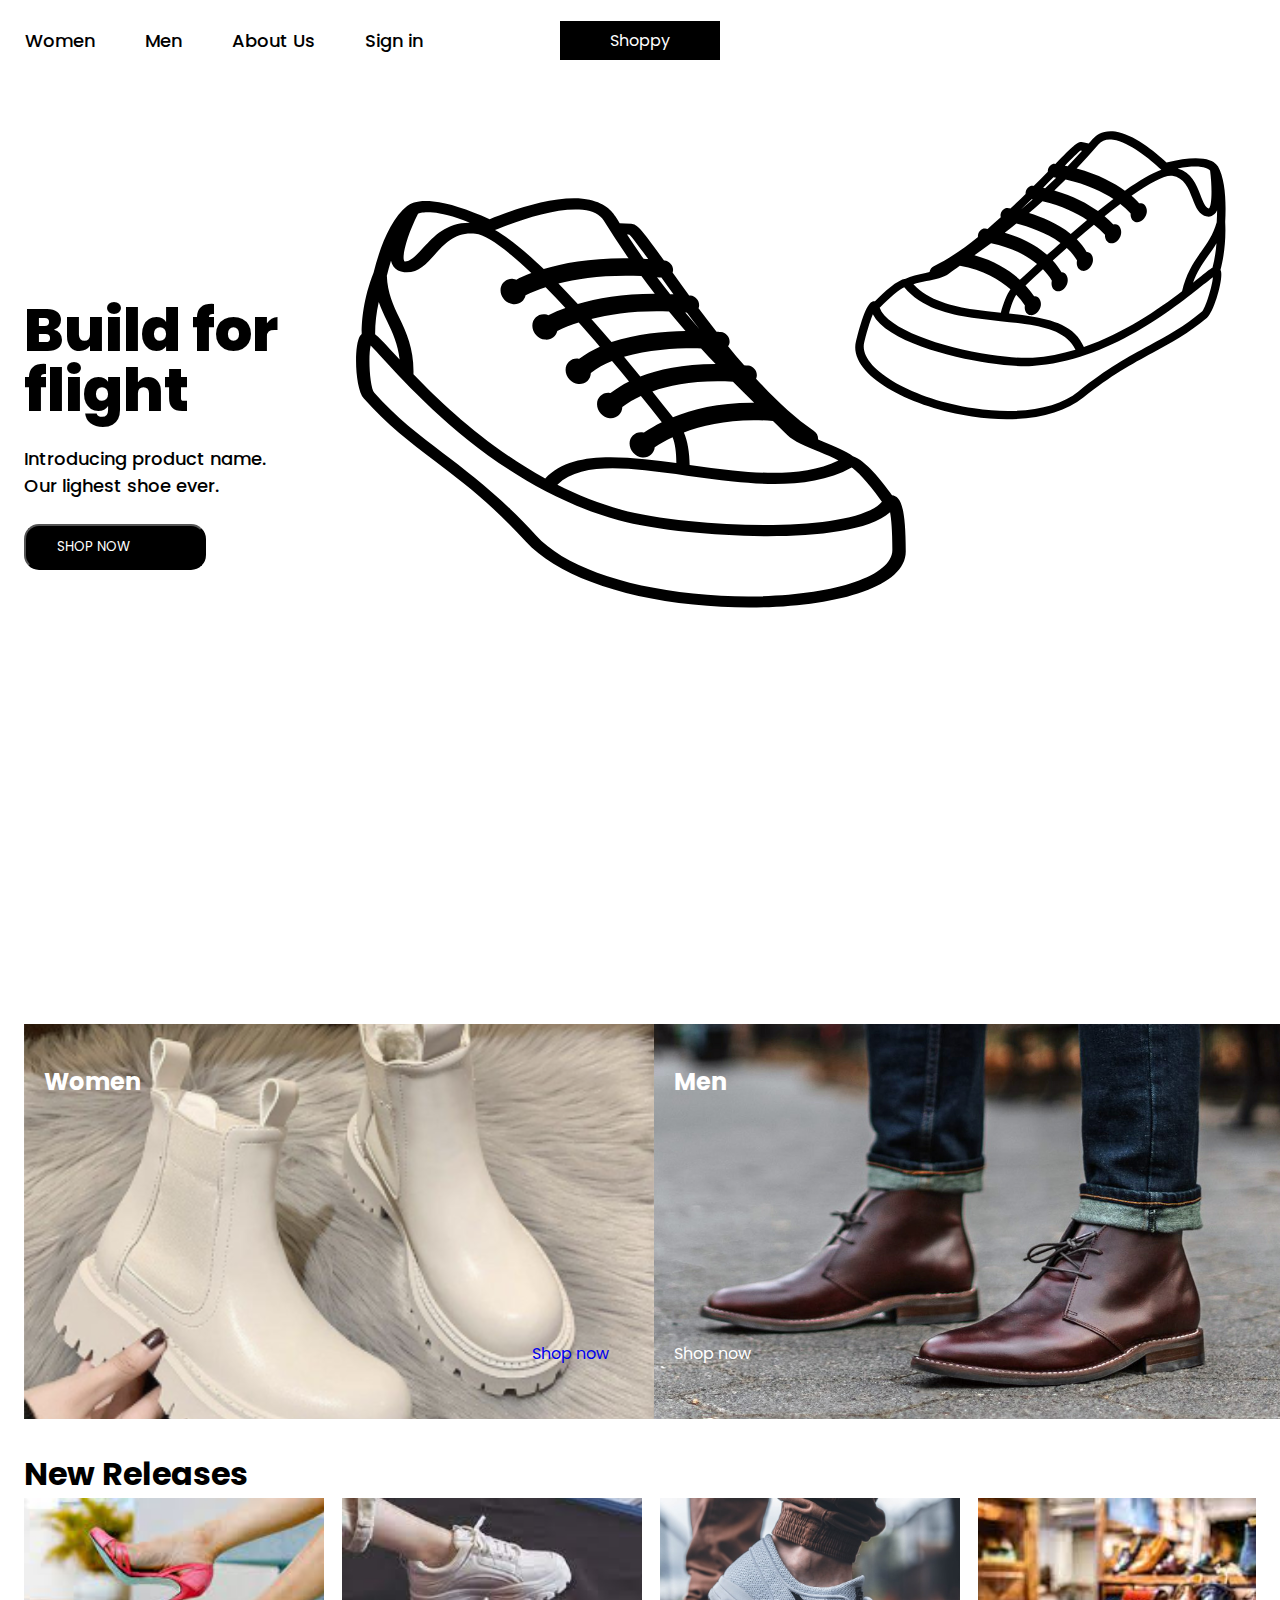
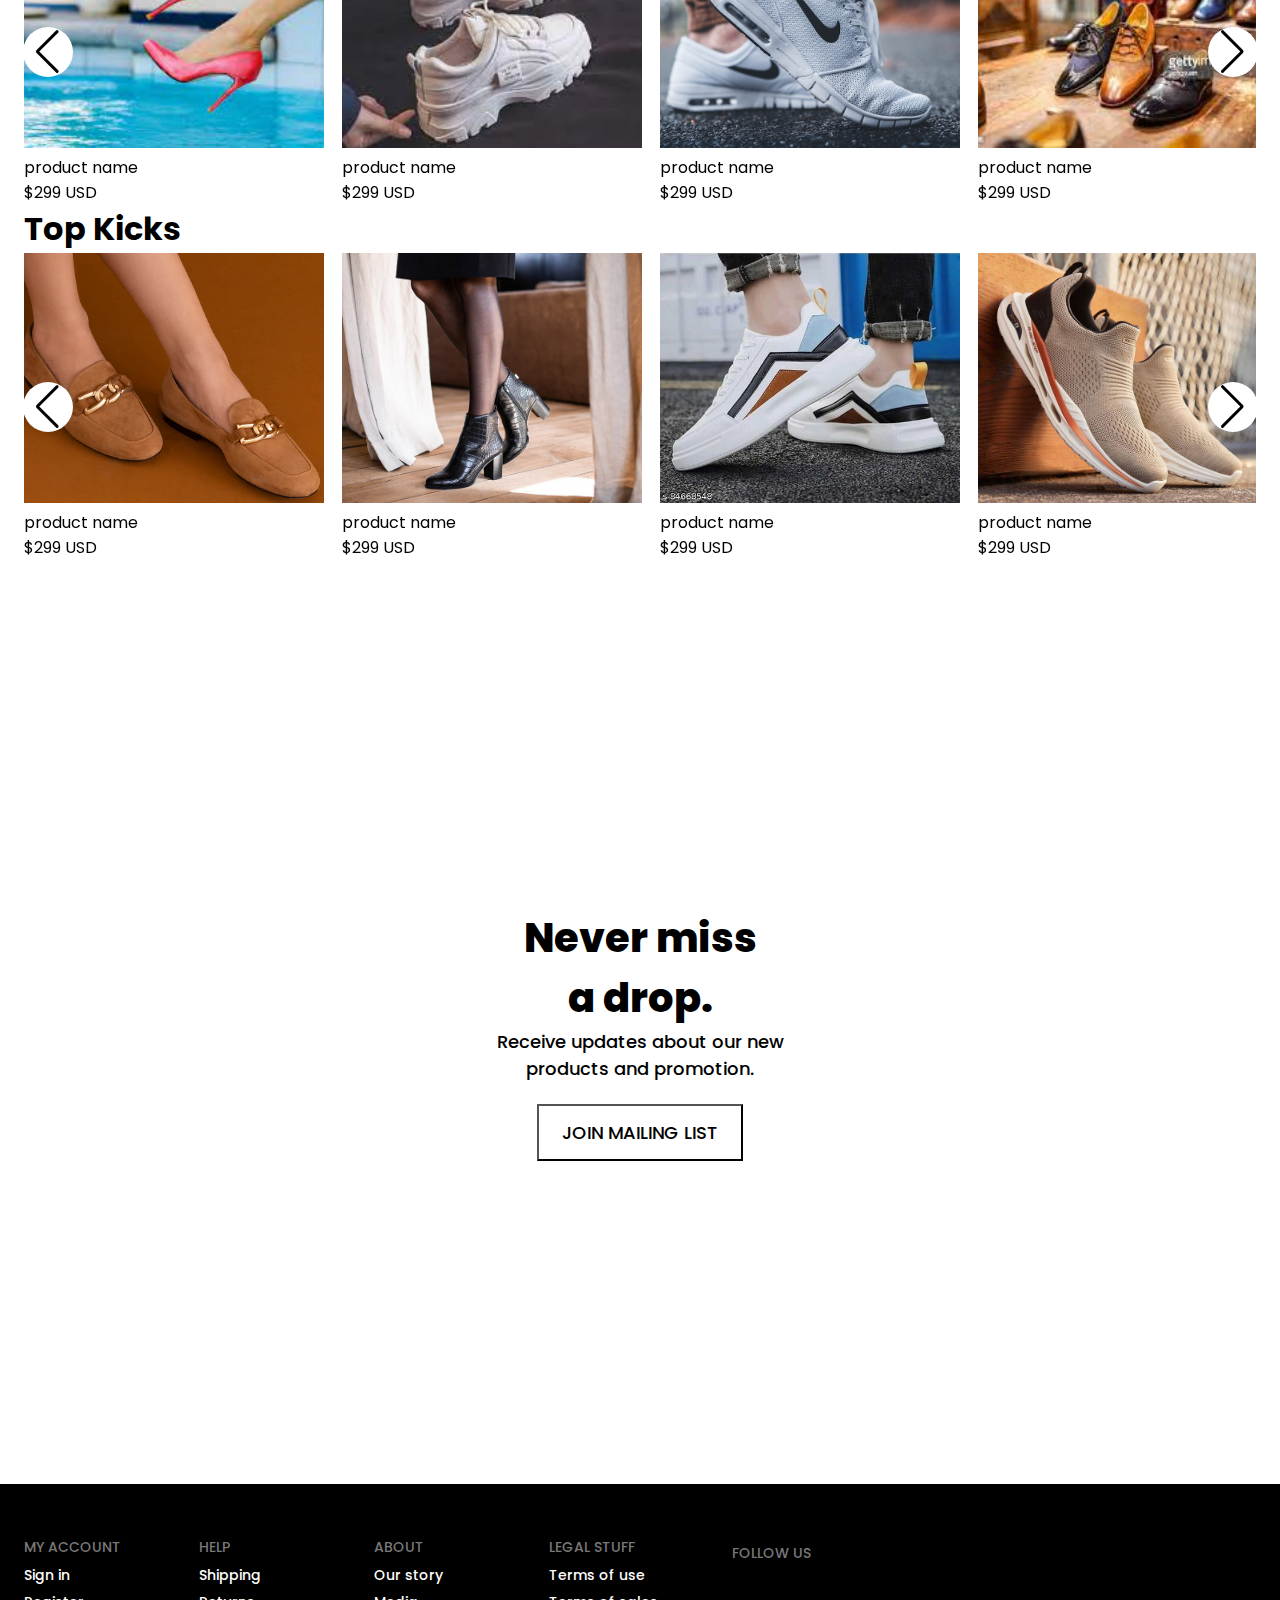
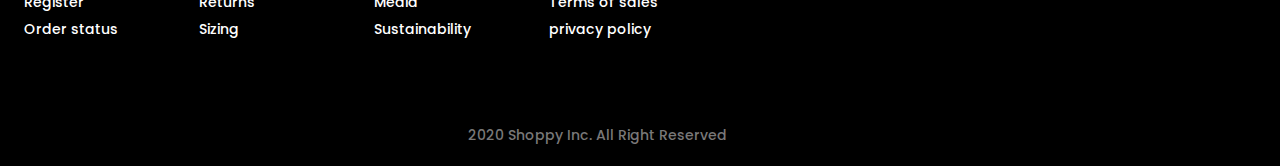
<file: index.html>
<!DOCTYPE html>
<html lang="en">
<head>
  <meta charset="UTF-8">
  <meta http-equiv="X-UA-Compatible" content="IE=edge">
  <meta name="viewport" content="width=device-width, initial-scale=1.0">
    <!-- style -->
    <link rel="stylesheet" href="style.css">
    <link rel="stylesheet" href="/starndar.css">
    <!-- Font awesome Icons -->
    <link rel="stylesheet" href="https://cdnjs.cloudflare.com/ajax/libs/font-awesome/6.2.0/css/all.min.css" integrity="sha512-xh6O/CkQoPOWDdYTDqeRdPCVd1SpvCA9XXcUnZS2FmJNp1coAFzvtCN9BmamE+4aHK8yyUHUSCcJHgXloTyT2A==" crossorigin="anonymous" referrerpolicy="no-referrer" />
    <!-- swiper CSS-->
    <link rel="stylesheet" href="https://cdn.jsdelivr.net/npm/swiper@8/swiper-bundle.min.css"
/>
  
  <title>Shoppy | Home</title>
</head>
<body">

  <header>
    <div class="navbar">

      <div class="nav-icons">
        <p class="close"><i class="fa fa-xing"></i></p> 
        <p class="open"><i class="fa fa-bars " aria-hidden="true"></i></p>
      </div>
      
      <ul id="nav">
        <li><a href="/Women/women.html">Women</a></li>
        <li><a href="/Men/men.html">Men</a></li>
        <li><a href="/About/about.html">About Us</a></li>
        <li><a href="/SignIn/sign.html">Sign in</a></li>
      </ul>
      
    </div>

    <div class="shoppy">
      <a href="index.html">Shoppy</a>
    </div>
    
    <div class="icons">
      <i class="fa fa-search" aria-hidden="true"></i>
      <i class="fa fa-shopping-bag" aria-hidden="true"></i>
    </div>
  </header>

  <section id="main">
    <div class="container">
      <div class="discreption">
        <h1>Build for flight</h1>
        <p>Introducing product name.
          Our lighest shoe ever.</p>
        <button>SHOP NOW</button>
      </div>
      <div class="shoesI">

        <svg width="550" class="imgI" height="445" viewBox="0 0 597 445" fill="none" xmlns="http://www.w3.org/2000/svg">
          <path d="M581.813 323.046C570.363 306.955 552.996 285.329 539.411 280.816C531.912 275.432 520.326 270.532 507.915 265.391L501.59 262.746C501.758 258.622 500.216 255.466 496.795 253.129C475.869 238.876 454.644 218.804 434.253 196.587C434.8 195.458 435.117 194.206 435.117 192.823C435.116 187.628 430.888 182.984 425.688 182.448C424.186 182.293 422.814 182.258 421.332 182.122C415.384 175.262 409.567 168.329 403.885 161.329C404.859 159.955 405.565 158.357 405.565 156.463C405.563 151.259 401.336 146.616 396.145 146.081C395.658 146.031 393.957 145.863 391.362 145.678C384.732 137.204 378.209 128.679 371.796 120.105C372.203 119.101 372.472 118.017 372.471 116.84C372.47 111.636 368.253 106.986 363.062 106.45C362.555 106.398 362.097 106.384 361.61 106.334C355.567 98.0753 349.576 89.7948 343.635 81.4924C343.933 80.5928 344.221 79.6675 344.221 78.6466C344.22 73.4512 339.982 68.807 334.801 68.2726L334.145 68.2214C309.913 34.4028 305.507 29.2224 298.794 28.5301C294.359 28.0726 290.243 27.895 286.235 27.8192C284.723 25.4156 283.181 23.0747 281.679 20.6392C276.993 13.0588 266.988 3.53832 246.015 1.37513C214.243 -1.90196 170.653 13.1394 145.069 23.5503C120.813 12.527 100.188 5.98657 83.949 4.31161C67.3719 2.60178 59.6563 6.2766 56.4251 8.65205C56.2263 8.77151 55.9876 8.82922 55.7987 8.9744C37.923 23.3007 26.425 52.3472 19.0438 81.5301C7.27745 111.331 6.00086 136.451 6.19267 148.112C5.46349 148.743 4.83627 149.452 4.32372 150.225C-2.54483 161.331 -1.1314 207.328 8.53684 218.279C33.3341 246.467 58.7059 265.698 85.5696 286.064C115.954 309.097 147.363 332.912 184.285 373.399C216.094 408.296 282.308 433.247 365.968 441.876C477.423 453.372 596.756 432.92 596.744 384.17C596.731 330.504 589.738 324.119 581.813 323.046ZM570.866 330.2C549.324 355.65 449.279 360.249 361.193 351.163C331.788 348.13 305.833 343.774 288.082 338.88C263.499 332.104 240.337 322.701 218.616 311.782C239.007 291.788 275.919 292.162 313.528 296.041C328.136 297.548 343.211 299.646 359.192 301.887C375.51 304.163 392.386 306.513 409.072 308.234C449.347 312.388 500.051 314.308 537.982 292.953C544.775 297.045 558.273 312.377 570.866 330.2ZM452.571 242.524C458.33 248.091 463.761 253.369 468.426 258.057C474.801 264.478 488.406 270.121 502.786 276.092C510.225 279.181 517.714 282.333 523.631 285.355C490.184 301.731 447.255 300.176 409.069 296.238C393.487 294.631 377.616 292.434 362.162 290.272C362.129 277.153 359.819 263.577 355.909 255.006C378.45 246.364 410.855 239.143 452.571 242.524ZM409.185 200.011C416.772 207.649 424.441 215.233 432.191 222.762C394.563 222.396 365.061 229.883 344.022 238.458C336.646 229.089 329.212 219.749 321.72 210.437C341.636 203.369 370.125 197.884 409.185 200.011ZM390.356 180.648C354.389 180.635 327.691 186.822 308.59 194.329C302.582 186.974 296.684 179.845 290.935 172.97C319.989 164.416 353.331 163.343 374.561 163.787C379.932 169.635 385.174 175.206 390.356 180.648ZM277.337 156.912C270.151 148.507 262.873 140.151 255.504 131.846C276.445 126.514 304.665 122.369 339.717 123.704C345.567 130.787 351.539 137.807 357.632 144.759C334.293 145.143 304.064 147.805 277.337 156.912ZM359.317 124.984C363.704 130.871 368.23 136.854 372.905 142.918C367.634 136.938 362.451 130.909 357.358 124.832C358.015 124.883 358.651 124.915 359.317 124.984ZM331.485 86.8258C335.623 92.596 339.98 98.644 344.595 105.007C343.382 104.931 342.229 104.927 341.025 104.869C336.188 98.7695 331.436 92.6282 326.771 86.4466C328.362 86.5778 329.884 86.6771 331.485 86.8258ZM240.753 115.587C233.87 108.101 226.864 100.69 219.736 93.355C241.214 87.8722 271.064 83.6401 309.797 85.3215C314.631 91.8634 319.475 98.2498 324.31 104.446C289.058 104.432 261.157 109.631 240.753 115.587ZM296.779 40.3591C300.3 43.7192 308.268 54.5033 317.19 66.8678C315.52 66.7613 313.839 66.6456 312.198 66.5587C306.003 57.8559 299.994 49.0754 294.173 40.2222C295.058 40.2887 295.864 40.2813 296.779 40.3591ZM246.018 13.3795C257.255 14.5385 264.744 18.3655 268.902 25.0763C277.445 38.8851 286.438 52.5329 295.87 66.0025C255.537 65.4733 225.13 71.1794 203.762 77.6038C182.835 57.5381 165.151 43.356 150.86 35.3612C174.822 25.4829 217.11 10.3978 246.018 13.3795ZM67.3458 17.6906C68.877 16.9429 73.6 15.24 83.942 16.3067C91.957 17.1334 104.785 19.8974 123.591 27.2875C98.3534 27.0391 84.3958 42 73.1422 54.3747C65.905 62.3061 59.1052 69.7968 52.7409 69.4203C48.8418 64.9015 55.7965 40.4498 67.3458 17.6906ZM37.9739 68.6793C38.4916 71.038 39.3672 73.1372 40.6603 74.8678C43.3262 78.3949 47.4634 80.5918 52.3162 81.0923C66.7751 82.5837 75.6924 72.7838 85.1367 62.3961C96.43 50.009 108.091 37.1988 129.69 39.4266C141.762 40.6718 162.648 55.637 190.309 82.0618C183.399 84.6588 178.079 87.1317 174.062 89.1792C172.949 88.7545 171.785 88.4679 170.611 88.3292C163.024 87.5466 156.88 93.0549 156.882 100.63C156.884 108.204 163.031 114.98 170.618 115.763C177.261 116.448 182.799 112.302 184.07 106.159C190.971 102.729 198.244 99.7802 205.825 97.3377C213.127 104.781 220.287 112.316 227.3 119.938C220.922 122.217 214.748 124.81 208.806 127.705C207.628 127.233 206.388 126.919 205.136 126.775C197.559 125.993 191.415 131.493 191.417 139.076C191.419 146.659 197.566 153.427 205.143 154.208C211.677 154.882 217.115 150.865 218.506 144.892C225.891 141.351 233.64 138.293 241.693 135.74C249.083 143.987 256.742 152.689 264.63 161.884C256.501 165.489 249.021 169.925 242.339 175.104C241.971 175.033 241.623 174.923 241.245 174.884C233.638 174.1 227.504 179.609 227.505 187.184C227.507 194.75 233.644 201.533 241.252 202.318C248.68 203.084 254.715 197.762 254.912 190.389C261.695 185.151 269.426 180.805 277.889 177.47C283.907 184.628 290.064 192.023 296.361 199.67C289.092 203.254 282.362 207.48 276.267 212.286C275.959 212.238 275.66 212.133 275.352 212.101C267.784 211.32 261.631 216.836 261.632 224.411C261.634 231.977 267.791 238.762 275.359 239.543C282.857 240.316 288.901 234.929 289.049 227.494C295.151 222.838 301.921 218.808 309.242 215.473C316.875 224.918 324.438 234.398 331.931 243.913C325.12 247.239 318.655 250.988 312.583 255.131C311.946 254.975 311.32 254.812 310.674 254.745C303.076 253.961 296.942 259.479 296.944 267.045C296.946 274.62 303.083 281.395 310.68 282.179C317.781 282.911 323.577 278.067 324.251 271.187C330.319 267.115 336.796 263.46 343.629 260.252C346.525 267.335 347.76 278.067 347.703 288.286C336.324 286.677 324.936 285.258 313.545 284.03C270.824 279.624 228.791 279.545 205.389 304.894C143.171 270.92 94.355 225.056 62.3769 191.821C63.0863 165.186 55.107 147.674 47.1178 130.886C40.4519 116.844 34.164 103.549 33.4833 84.9213C34.8243 79.4528 36.3047 73.9904 37.9739 68.6793ZM33.6445 134.066C39.7433 146.888 45.494 159.37 47.3576 175.922C44.7218 173.073 42.255 170.39 39.9872 167.916C29.9311 156.983 24.6196 151.297 20.7408 148.361C20.7862 136.499 22.1078 124.796 24.6899 113.391C27.297 120.732 30.5006 127.459 33.6445 134.066ZM365.965 429.871C286.64 421.689 224.515 398.733 195.48 366.897C157.594 325.339 124.136 299.979 94.6165 277.594C68.4192 257.742 43.6839 238.98 19.9012 211.975C15.0472 206.156 13.0602 173.15 15.921 160.7C19.3624 164.192 24.1468 169.386 28.8217 174.479C67.5639 216.644 158.297 315.367 285.121 350.324C303.807 355.47 330.836 360.028 361.196 363.16C429.334 370.188 544.983 372.524 579.709 341.642C580.954 348.588 582.18 360.94 582.185 382.652C582.194 419.044 479.131 441.544 365.965 429.871Z" fill="black"/>
          </svg>
      </div>
      <div class="shoesII">

        <svg width="371" class="imgII" height="324" viewBox="0 0 416 324" fill="none" xmlns="http://www.w3.org/2000/svg">
          <path d="M22.4054 191.351C32.6079 180.907 47.5327 167.215 56.7511 166.091C62.4126 163.235 70.4827 161.465 79.1065 159.651L83.5062 158.708C84.2198 155.491 85.7897 153.32 88.3491 152.109C103.995 144.735 120.976 132.916 137.871 119.293C137.759 118.325 137.812 117.302 138.086 116.233C139.116 112.218 142.626 109.364 145.919 109.855C146.87 109.997 147.718 110.209 148.653 110.362C153.656 106.094 158.593 101.749 163.461 97.3266C163.136 96.0955 163.02 94.737 163.396 93.2734C164.427 89.2514 167.937 86.3984 171.224 86.8883C171.532 86.9342 172.607 87.1011 174.235 87.4097C179.975 82.0141 185.66 76.5601 191.289 71.0488C191.238 70.2021 191.288 69.3177 191.521 68.4076C192.552 64.3857 196.058 61.5254 199.345 62.0152C199.666 62.0631 199.949 62.1317 200.257 62.1777C205.595 56.8463 210.907 51.4889 216.191 46.1058C216.187 45.3585 216.193 44.5931 216.396 43.804C217.425 39.7884 220.941 36.9363 224.222 37.4253L224.634 37.4999C246.18 15.5781 249.906 12.3411 254.157 12.9745C256.965 13.3931 259.523 13.9725 261.994 14.6116C263.396 13.017 264.805 11.476 266.208 9.85496C270.58 4.81138 278.597 -0.805594 291.877 1.17364C311.996 4.17205 335.73 23.3876 349.346 35.8889C366.392 31.5913 380.327 30.1267 390.61 31.6592C401.107 33.2237 405.107 37.4074 406.617 39.8061C406.715 39.9331 406.85 40.0193 406.937 40.1644C415.054 54.3502 416.349 78.8039 415.094 102.646C416.403 127.73 412.211 147.369 409.785 156.349C410.107 156.964 410.351 157.621 410.512 158.308C412.522 168.088 402.548 203.396 394.454 210.178C373.677 227.648 354.321 238.097 333.827 249.161C310.646 261.676 286.683 274.615 256.04 299.482C229.638 320.918 184.122 328.676 131.145 320.781C60.5695 310.263 -8.50803 273.678 1.1524 235.998C11.7869 194.519 17.3361 190.801 22.4054 191.351ZM27.6969 198.786C35.8588 222.209 96.2558 243.182 152.034 251.495C170.654 254.27 187.422 255.421 199.269 254.729C215.675 253.772 231.731 250.535 247.203 245.877C238.667 226.872 215.973 220.735 192.158 217.186C182.908 215.807 173.254 214.804 163.017 213.754C152.567 212.673 141.76 211.551 131.194 209.976C105.691 206.175 74.2391 198.832 55.2235 175.721C50.2505 177.702 38.9434 187.202 27.6969 198.786ZM117.549 151.612C112.918 154.912 108.545 158.046 104.758 160.858C99.5793 164.711 90.1248 166.704 80.1303 168.816C74.9601 169.908 69.7469 171.041 65.5222 172.347C82.7763 190.828 109.391 197.1 133.571 200.704C143.438 202.175 153.599 203.24 163.497 204.259C166.115 194.124 170.219 184.033 174.312 178.089C162.21 167.484 143.782 156.261 117.549 151.612ZM152.554 126.304C146.392 130.887 140.191 135.414 133.951 139.884C157.082 146.153 173.678 157.076 184.873 167.367C191.249 161.41 197.654 155.484 204.088 149.591C193.283 140.66 176.911 131.461 152.554 126.304ZM167.927 114.615C189.97 120.867 205.105 130.298 215.324 139.425C220.462 134.787 225.488 130.303 230.373 125.99C214.262 114.319 194.042 107.685 180.944 104.332C176.495 107.918 172.18 111.311 167.927 114.615ZM241.885 115.945C247.953 110.699 254.067 105.507 260.227 100.371C248.451 92.6036 231.978 84.4864 210.234 79.4155C205.247 83.8725 200.197 88.2585 195.086 92.5721C209.312 96.932 227.309 104.252 241.885 115.945ZM197.969 76.9931C194.115 80.7793 190.157 84.6161 186.091 88.4896C190.506 84.785 194.876 81.0269 199.2 77.2161C198.788 77.1415 198.391 77.0559 197.969 76.9931ZM222.581 52.3436C218.902 56.0833 215.035 59.9997 210.947 64.1143C211.705 64.267 212.413 64.465 213.161 64.6294C217.334 60.7569 221.462 56.8372 225.544 52.8712C224.543 52.6956 223.591 52.5075 222.581 52.3436ZM272.486 90.3716C278.186 85.7837 283.947 81.2746 289.768 76.846C277.692 68.8687 260.237 60.4004 236.169 54.9568C231.911 59.1718 227.678 63.2648 223.489 67.2125C245.094 73.3394 261.162 82.2157 272.486 90.3716ZM253.05 22.4689C250.227 24.4531 243.209 31.4016 235.292 39.4055C236.337 39.6141 237.39 39.8172 238.413 40.0357C243.932 34.3873 249.353 28.6465 254.673 22.8166C254.118 22.714 253.626 22.568 253.05 22.4689ZM289.498 10.4521C282.382 9.39159 277.036 11.0459 273.159 15.5092C265.189 24.6956 256.976 33.6791 248.529 42.4485C273.349 49.0614 290.853 58.7659 302.675 67.452C319.473 55.5852 333.118 47.7018 343.459 44.0102C330.73 32.2028 307.803 13.1802 289.498 10.4521ZM398.135 44.8913C397.345 44.0468 394.788 41.9082 388.239 40.9322C383.163 40.1758 374.755 40.0789 361.767 42.517C377.282 46.7189 382.873 60.7132 387.319 72.2377C390.183 79.6283 392.867 86.6022 396.842 87.4192C400.126 84.6052 400.706 64.4941 398.135 44.8913ZM406.038 89.4174C405.253 91.1505 404.301 92.6207 403.166 93.7332C400.834 95.9954 397.864 96.9732 394.791 96.5153C385.635 95.1507 382.111 86.0233 378.38 76.3497C373.913 64.8087 369.303 52.8767 355.626 50.8384C347.982 49.6991 332.22 57.6303 310.037 73.24C313.757 76.4505 316.527 79.2881 318.583 81.57C319.35 81.4356 320.12 81.4166 320.866 81.5138C325.671 82.2299 328.345 87.5573 326.844 93.412C325.343 99.2667 320.235 103.434 315.43 102.718C311.224 102.091 308.651 97.922 309.088 92.9526C305.539 89.1 301.666 85.5542 297.504 82.3463C291.555 86.8285 285.676 91.4061 279.869 96.0769C283.326 98.9486 286.596 102.028 289.664 105.3C290.479 105.141 291.301 105.113 292.097 105.22C296.895 105.935 299.571 111.256 298.068 117.117C296.566 122.978 291.459 127.139 286.661 126.424C282.523 125.807 279.986 121.756 280.317 116.896C276.492 112.874 272.349 109.161 267.92 105.786C261.758 110.873 255.342 116.266 248.687 122C252.955 126.202 256.66 130.933 259.729 136.1C259.969 136.109 260.204 136.085 260.443 136.12C265.26 136.838 267.929 142.165 266.427 148.02C264.928 153.868 259.824 158.043 255.007 157.325C250.303 156.624 247.659 151.459 248.998 145.726C245.878 140.496 242.002 135.79 237.476 131.739C232.371 136.225 227.133 140.868 221.76 145.683C225.505 149.719 228.793 154.158 231.576 158.933C231.774 158.95 231.978 158.92 232.173 158.95C236.965 159.664 239.644 164.998 238.143 170.853C236.644 176.701 231.527 180.874 226.735 180.16C221.987 179.452 219.35 174.236 220.732 168.463C217.914 163.802 214.563 159.508 210.738 155.656C204.19 161.628 197.678 167.639 191.202 173.688C194.717 177.445 197.937 181.468 200.838 185.729C201.259 185.719 201.675 185.701 202.084 185.762C206.895 186.479 209.561 191.812 208.062 197.66C206.561 203.515 201.459 207.684 196.648 206.967C192.152 206.296 189.559 201.543 190.508 196.108C187.596 191.903 184.351 187.951 180.798 184.281C177.622 189.252 174.739 197.332 172.751 205.242C180.043 205.979 187.302 206.865 194.526 207.899C221.578 211.931 247.351 219.188 256.672 242.856C301.527 227.427 340.523 200.475 366.7 180.353C371.539 159.642 379.897 147.495 388.117 135.909C394.982 126.216 401.468 117.034 405.573 102.754C405.834 98.2933 406.009 93.8134 406.038 89.4174ZM395.744 140.712C389.467 149.562 383.472 158.209 379.052 170.678C381.232 168.935 383.275 167.291 385.154 165.774C393.481 159.073 397.862 155.603 400.82 154.009C403.141 144.832 404.649 135.556 405.325 126.29C402.274 131.511 398.978 136.153 395.744 140.712ZM133.524 311.503C183.755 318.989 226.371 312.06 250.467 292.507C281.913 266.98 307.438 253.203 329.96 241.04C349.944 230.256 368.817 220.06 388.738 203.327C392.865 199.674 400.619 174.507 401.331 164.385C398.53 166.485 394.57 169.668 390.697 172.79C358.606 198.638 283.457 259.15 198.817 264.09C186.347 264.815 168.881 263.632 149.657 260.767C106.51 254.337 35.1777 236.008 20.0122 206.091C17.8742 211.243 14.6768 220.578 10.3744 237.36C3.1629 265.488 61.8652 300.823 133.524 311.503Z" fill="black"/>
          </svg>        
      </div>
      <div class="mobilImgI">
        <svg width="205" height="296" viewBox="0 0 205 296" fill="none" xmlns="http://www.w3.org/2000/svg">
          <path d="M6.23855 210.491C10.6213 199.882 17.3107 185.662 22.7275 182.882C25.6747 179.401 30.2789 176.324 35.2127 173.099L37.7267 171.439C37.5975 168.662 38.1731 166.568 39.5195 165.06C47.7549 155.866 56.0248 142.764 63.9258 128.203C63.6884 127.433 63.5414 126.585 63.521 125.654C63.4443 122.159 65.0817 119.115 67.1733 118.853C67.7771 118.777 68.3306 118.779 68.9267 118.716C71.2259 114.212 73.4708 109.659 75.6605 105.056C75.2468 104.114 74.9382 103.025 74.9102 101.751C74.8334 98.251 76.4708 95.2071 78.5583 94.9449C78.7543 94.9202 79.4383 94.8399 80.4833 94.7641C83.0337 89.1887 85.54 83.5768 88.0015 77.9294C87.8221 77.2465 87.6977 76.5124 87.6803 75.7203C87.6035 72.2198 89.2368 69.1709 91.3243 68.9086C91.5283 68.883 91.7127 68.8821 91.9087 68.8574C94.2251 63.4159 96.5208 57.9584 98.7955 52.4853C98.6617 51.8744 98.5317 51.2465 98.5166 50.5597C98.4398 47.0647 100.081 44.0204 102.165 43.7586L102.429 43.7365C111.708 21.443 113.41 18.0412 116.109 17.7021C117.893 17.478 119.552 17.4361 121.169 17.4608C121.743 15.8723 122.331 14.3266 122.901 12.7165C124.68 7.70544 128.578 1.48951 137.012 0.429881C149.789 -1.17538 167.609 9.76551 178.092 17.2517C187.72 10.2937 195.949 6.28282 202.479 5.46236C209.146 4.6248 212.315 7.24248 213.655 8.90145C213.737 8.98556 213.834 9.02889 213.912 9.13012C221.342 19.1049 226.415 38.8621 229.829 58.6333C235.022 78.9031 235.911 95.8257 236.007 103.667C236.31 104.105 236.574 104.594 236.793 105.124C239.731 112.724 239.844 143.641 236.104 150.826C226.513 169.32 216.556 181.779 206.015 194.973C194.092 209.895 181.766 225.323 167.464 251.863C155.142 274.739 128.783 290.275 95.1389 294.502C50.3172 300.133 1.84017 284.124 1.12007 251.329C0.32736 215.227 3.05505 211.063 6.23855 210.491ZM10.7639 215.51C19.8387 233.037 60.2939 238.019 95.7178 233.568C107.543 232.082 117.956 229.641 125.049 226.684C134.872 222.589 144.082 216.7 152.688 209.765C144.16 195.929 129.264 195.485 114.14 197.385C108.265 198.123 102.211 199.25 95.7928 200.456C89.239 201.68 82.4616 202.942 75.7511 203.785C59.5548 205.82 39.1146 206.155 23.4848 191.074C20.8035 193.699 15.5827 203.758 10.7639 215.51ZM57.2142 158.76C54.9722 162.396 52.8584 165.844 51.0449 168.91C48.5666 173.11 43.1585 176.649 37.4421 180.395C34.4851 182.332 31.5089 184.311 29.1651 186.233C42.9109 197.88 60.2174 197.644 75.5739 195.715C81.8405 194.928 88.2148 193.749 94.4209 192.586C94.2392 183.762 94.97 174.672 96.421 168.98C87.193 162.742 74.004 157.273 57.2142 158.76ZM74.0963 130.979C71.1471 135.974 68.164 140.931 65.1474 145.85C80.3319 146.314 92.3528 151.907 100.974 158.072C103.812 151.909 106.674 145.766 109.56 139.643C101.415 134.512 89.8328 130.285 74.0963 130.979ZM81.4093 118.308C95.9286 118.978 106.798 123.644 114.62 129.054C116.936 124.22 119.212 119.535 121.43 115.018C109.574 108.716 96.0986 107.365 87.5348 107.263C85.4535 111.096 83.4203 114.745 81.4093 118.308ZM126.68 104.473C129.456 98.9533 132.27 93.4694 135.121 88.0218C126.589 84.0396 115.135 80.7187 101.005 80.9556C98.7487 85.6105 96.4422 90.22 94.086 94.7824C103.513 95.4809 115.756 97.8417 126.68 104.473ZM93.1115 81.4474C91.4281 85.3245 89.69 89.2641 87.8929 93.2556C89.932 89.3321 91.9345 85.3738 93.9 81.3816C93.6358 81.4037 93.3794 81.4137 93.1115 81.4474ZM103.78 56.3023C102.195 60.106 100.526 64.0924 98.7574 68.2858C99.246 68.2577 99.7117 68.277 100.197 68.2605C102.059 64.2484 103.886 60.2066 105.677 56.1362C105.036 56.1944 104.424 56.2325 103.78 56.3023ZM140.834 77.3622C143.502 72.4562 146.22 67.6025 148.988 62.8026C140.236 58.709 128.123 55.2989 112.512 55.6995C110.658 60.0091 108.798 64.214 106.938 68.2911C121.168 68.947 132.509 72.9707 140.834 77.3622ZM117.099 25.6978C115.728 27.8918 112.671 34.9961 109.253 43.1457C109.926 43.1056 110.603 43.0595 111.264 43.032C113.635 37.2942 115.931 31.5008 118.149 25.6548C117.792 25.6829 117.467 25.6626 117.099 25.6978ZM137.189 8.50544C132.67 9.07318 129.704 11.5064 128.125 15.9425C124.882 25.0709 121.454 34.0824 117.847 42.9658C134.121 43.3706 146.481 47.7828 155.202 52.5077C163.352 39.4037 170.28 30.1967 175.93 25.088C166.11 17.9906 148.814 7.04487 137.189 8.50544ZM209.381 14.7759C208.751 14.244 206.819 13.0093 202.66 13.5319C199.437 13.9368 194.3 15.5542 186.818 20.171C197.002 20.4799 202.859 30.8078 207.586 39.3448C210.626 44.8169 213.482 49.9844 216.046 49.8511C217.553 46.8848 214.381 30.3044 209.381 14.7759ZM221.996 49.6312C221.822 51.2082 221.5 52.6039 221.003 53.7437C219.98 56.0662 218.342 57.466 216.391 57.7112C210.576 58.4418 206.831 51.6809 202.864 44.5147C198.12 35.9686 193.222 27.131 184.536 28.2222C179.682 28.8322 171.473 38.5057 160.699 55.7605C163.528 57.6379 165.712 59.4018 167.364 60.8549C167.807 60.5902 168.272 60.4194 168.744 60.3482C171.796 59.9649 174.358 63.7863 174.47 68.882C174.581 73.9777 172.201 78.4201 169.149 78.8035C166.478 79.1391 164.181 76.2452 163.576 72.089C160.74 69.6514 157.76 67.5303 154.663 65.7442C151.826 70.6139 149.048 75.5476 146.33 80.543C148.938 82.1962 151.47 84.0569 153.911 86.1165C154.38 85.8215 154.876 85.6335 155.379 85.56C158.426 85.1772 160.988 88.9931 161.1 94.0943C161.212 99.1955 158.831 103.632 155.784 104.015C153.157 104.345 150.901 101.541 150.251 97.4957C147.217 94.9746 144.044 92.7711 140.755 90.9019C137.894 96.31 134.932 102.02 131.884 108.057C135.219 110.635 138.305 113.761 141.079 117.371C141.227 117.33 141.366 117.263 141.518 117.243C144.577 116.859 147.135 120.681 147.247 125.777C147.359 130.867 144.982 135.314 141.923 135.699C138.936 136.074 136.42 132.38 136.231 127.416C133.415 123.764 130.229 120.695 126.763 118.292C124.44 122.994 122.065 127.852 119.637 132.878C122.624 135.426 125.404 138.396 127.936 141.744C128.06 141.717 128.179 141.652 128.303 141.637C131.346 141.254 133.912 145.081 134.024 150.176C134.136 155.267 131.751 159.715 128.708 160.097C125.693 160.476 123.172 156.738 123.002 151.733C120.469 148.486 117.677 145.647 114.672 143.266C111.731 149.476 108.819 155.711 105.935 161.97C108.734 164.336 111.4 166.98 113.913 169.882C114.167 169.789 114.418 169.691 114.678 169.658C117.733 169.274 120.291 173.102 120.403 178.192C120.515 183.287 118.138 187.729 115.083 188.113C112.228 188.472 109.816 185.104 109.441 180.463C106.931 177.609 104.262 175.028 101.456 172.741C100.393 177.451 100.053 184.647 100.228 191.524C104.798 190.656 109.374 189.916 113.954 189.305C131.134 187.146 148.101 187.886 157.925 205.38C182.537 183.699 201.561 153.766 213.976 132.011C213.293 114.08 216.254 102.45 219.23 91.3066C221.712 81.986 224.052 73.1609 224.05 60.6423C223.428 56.9382 222.749 53.2356 221.996 49.6312ZM224.716 93.6998C222.445 102.211 220.309 110.499 219.803 121.599C220.824 119.732 221.78 117.973 222.659 116.352C226.556 109.187 228.615 105.462 230.138 103.56C229.943 95.5796 229.235 87.6817 228.023 79.9601C227.08 84.8495 225.887 89.3149 224.716 93.6998ZM94.9616 286.427C126.862 282.419 151.6 268.147 162.848 247.278C177.524 220.035 190.653 203.607 202.237 189.105C212.517 176.244 222.223 164.089 231.422 146.371C233.295 142.547 233.607 120.381 232.267 111.952C230.929 114.236 229.075 117.64 227.264 120.978C212.251 148.613 177.092 213.314 126.414 234.438C118.948 237.548 108.104 240.104 95.895 241.638C68.4933 245.081 21.8422 244.471 7.36426 223.041C6.96508 227.69 6.65379 235.977 6.9745 250.582C7.51205 275.064 49.452 292.144 94.9616 286.427Z" fill="black"/>
          </svg>
      </div>
      <div class="mobilImgII">
        <svg width="206" height="260" viewBox="0 0 206 260" fill="none" xmlns="http://www.w3.org/2000/svg">
          <path d="M198.15 178.524C193.51 169.368 186.565 157.151 181.544 155.046C178.677 152.146 174.359 149.719 169.738 147.185L167.382 145.878C167.306 143.393 166.648 141.566 165.344 140.314C157.367 132.685 149.09 121.574 141.041 109.136C141.2 108.434 141.272 107.667 141.226 106.836C141.054 103.715 139.384 101.114 137.501 101.024C136.957 100.998 136.464 101.039 135.928 101.023C133.568 97.1667 131.252 93.2615 128.982 89.3092C129.286 88.4406 129.486 87.4486 129.423 86.3109C129.25 83.1846 127.58 80.5837 125.701 80.4939C125.525 80.4854 124.909 80.4609 123.972 80.4655C121.314 75.6705 118.692 70.8398 116.108 65.9745C116.221 65.3534 116.281 64.6902 116.242 63.9828C116.069 60.8566 114.403 58.2509 112.523 58.161C112.34 58.1523 112.175 58.1641 111.999 58.1557C109.558 53.4639 107.135 48.7565 104.729 44.0336C104.807 43.4798 104.879 42.911 104.845 42.2976C104.673 39.1763 102.999 36.5752 101.123 36.4855L100.886 36.4841C91.0756 17.2477 89.3237 14.3321 86.8936 14.2159C85.288 14.1391 83.8057 14.2163 82.366 14.3497C81.7441 12.9731 81.1136 11.6356 80.4942 10.2394C78.5627 5.89427 74.6588 0.621119 67.0661 0.258121C55.5636 -0.291797 40.4297 10.6921 31.6002 18.0896C22.5362 12.5501 14.9229 9.54168 9.04381 9.26061C3.04234 8.97369 0.397189 11.5262 -0.682845 13.0977C-0.750197 13.1783 -0.833864 13.2237 -0.896795 13.3193C-6.83251 22.7251 -9.99321 40.6901 -11.673 58.5532C-14.9049 76.9834 -14.5302 92.1326 -14.0749 99.1305C-14.3155 99.5418 -14.5169 99.9958 -14.6751 100.483C-16.7702 107.463 -14.7389 135.035 -10.9087 141.183C-1.08179 157.011 8.65435 167.432 18.9631 178.468C30.6229 190.95 42.6759 203.855 57.2586 226.531C69.8226 246.077 94.3946 258.111 124.683 259.559C165.033 261.488 207.15 243.871 205.53 214.581C203.747 182.339 201.028 178.815 198.15 178.524ZM194.461 183.311C187.579 199.564 151.854 206.796 119.964 205.271C109.318 204.762 99.8658 203.304 93.3377 201.156C84.2972 198.183 75.6794 193.568 67.5282 187.978C74.1778 175.054 87.4275 173.63 101.043 174.281C106.332 174.534 111.808 175.122 117.613 175.754C123.541 176.393 129.67 177.051 135.711 177.34C150.292 178.037 168.539 176.926 181.434 162.401C184.006 164.557 189.354 173.165 194.461 183.311V183.311ZM149.133 135.918C151.383 139.005 153.505 141.934 155.333 144.542C157.833 148.115 162.898 150.898 168.253 153.843C171.023 155.367 173.813 156.926 176.036 158.478C164.584 169.81 149.137 170.794 135.313 170.133C129.671 169.863 123.907 169.252 118.293 168.643C117.847 160.763 116.568 152.709 114.882 147.734C122.679 141.536 134.061 135.75 149.133 135.918ZM132.165 112.314C135.139 116.564 138.14 120.778 141.169 124.955C127.663 126.416 117.331 132.232 110.07 138.323C107.115 133.024 104.139 127.744 101.144 122.484C108.052 117.348 118.087 112.78 132.165 112.314V112.314ZM124.771 101.521C111.872 103.119 102.503 108.029 95.9016 113.392C93.5033 109.242 91.1517 105.222 88.8621 101.348C98.9979 94.9109 110.919 92.7773 118.548 92.096C120.668 95.3697 122.732 98.4828 124.771 101.521V101.521ZM83.4536 92.3078C80.5981 87.5784 77.7111 82.8832 74.7931 78.2228C82.1261 74.0839 92.1088 70.333 104.724 69.5695C107.056 73.5641 109.43 77.5148 111.846 81.4201C103.489 82.693 92.7366 85.6423 83.4536 92.3078V92.3078ZM111.795 69.4636C113.563 72.8043 115.385 76.1968 117.262 79.6316C115.173 76.2741 113.115 72.8831 111.087 69.4593C111.324 69.4608 111.554 69.452 111.795 69.4636ZM100.549 47.7806C102.224 51.0626 103.987 54.5017 105.853 58.1184C105.416 58.1271 105.002 58.1764 104.568 58.1951C102.631 54.7465 100.724 51.2689 98.8461 47.7633C99.421 47.7711 99.9699 47.7628 100.549 47.7806V47.7806ZM68.9643 69.1131C66.248 64.9229 63.4897 60.7829 60.6904 56.6944C68.2109 52.441 78.7756 48.5651 92.7214 47.8455C94.6719 51.56 96.6208 55.1807 98.5598 58.6874C85.9176 60.2538 76.084 64.6235 68.9643 69.1131V69.1131ZM86.5628 21.413C87.9368 23.2745 91.1516 29.3978 94.7613 36.428C94.1587 36.4387 93.5522 36.4442 92.9609 36.4653C90.4508 31.5132 88.0047 26.5062 85.6239 21.447C85.9435 21.4475 86.2321 21.407 86.5628 21.413ZM67.465 7.47035C71.5332 7.66484 74.3456 9.62966 76.0592 13.4759C79.5805 21.3908 83.2579 29.1889 87.0869 36.8604C72.6053 38.3437 61.8899 43.1301 54.4399 47.9443C46.2701 36.8232 39.4583 29.0922 34.0682 24.9272C42.3341 17.922 56.9993 6.97 67.465 7.47035V7.47035ZM3.53306 18.0404C4.05739 17.5228 5.69469 16.2887 9.43885 16.4677C12.3406 16.6064 17.0327 17.6941 24.0217 21.2943C14.9627 22.2722 10.4531 31.8843 6.82758 39.8218C4.49504 44.9102 2.30478 49.7144 0.00997842 49.7725C-1.53809 47.2317 0.145605 32.2302 3.53306 18.0404V18.0404ZM-5.31026 49.9868C-5.04645 51.3808 -4.66287 52.6029 -4.14177 53.585C-3.06885 55.585 -1.51236 56.7202 0.244514 56.8041C5.47914 57.0544 8.35225 50.7683 11.3948 44.1054C15.0342 36.1587 18.7915 27.9414 26.6111 28.3152C30.9817 28.5242 38.9677 36.5826 49.7631 51.2236C47.371 53.0925 45.5453 54.8158 44.1727 56.2254C43.7595 56.0199 43.3326 55.8997 42.907 55.8688C40.1601 55.7375 38.1393 59.3214 38.391 63.8723C38.6427 68.4232 41.0717 72.2198 43.8187 72.3511C46.2236 72.4661 48.0721 69.7275 48.3244 65.9802C50.6855 63.6112 53.1959 61.5146 55.8338 59.7085C58.6992 63.8545 61.5164 68.0617 64.284 72.328C62.0723 73.9819 59.9441 75.8155 57.9092 77.8202C57.4711 77.5895 57.016 77.456 56.5624 77.4252C53.8191 77.2941 51.7981 80.873 52.05 85.4289C52.302 89.9847 54.7308 93.7764 57.4741 93.9075C59.8394 94.0206 61.6566 91.3644 61.9573 87.7131C64.4884 85.2562 67.166 83.0726 69.9693 81.1793C72.8929 85.8037 75.9279 90.69 79.0614 95.8621C76.2657 98.3911 73.7302 101.391 71.5056 104.801C71.3713 104.775 71.2428 104.724 71.106 104.717C68.3519 104.586 66.3347 108.17 66.5864 112.721C66.8379 117.267 69.2636 121.068 72.0177 121.2C74.707 121.328 76.6947 117.861 76.521 113.423C78.7801 109.973 81.4083 107.016 84.3329 104.634C86.7283 108.666 89.1814 112.834 91.6929 117.148C89.2052 119.626 86.9314 122.465 84.9051 125.625C84.7929 125.609 84.6824 125.56 84.5708 125.554C81.8311 125.423 79.807 129.012 80.0587 133.563C80.3102 138.109 82.743 141.911 85.4828 142.042C88.1973 142.171 90.1865 138.665 89.9928 134.191C92.0271 131.121 94.3213 128.397 96.8361 126.067C99.8864 131.401 102.913 136.759 105.915 142.14C103.583 144.443 101.389 146.984 99.3486 149.745C99.1152 149.679 98.8851 149.609 98.6511 149.598C95.9006 149.466 93.8836 153.055 94.1351 157.601C94.3868 162.152 96.8122 165.949 99.5627 166.08C102.133 166.203 104.051 163.034 104.065 158.87C106.106 156.152 108.308 153.667 110.652 151.435C111.925 155.561 112.724 161.953 113.042 168.096C108.908 167.637 104.777 167.293 100.651 167.065C85.185 166.325 70.1086 168.155 62.5564 184.43C39.1181 166.797 20.0917 141.422 7.52234 122.882C6.89397 106.848 3.45204 96.6827 0.0305933 86.9529C-2.8253 78.8141 -5.52087 71.1072 -6.38239 59.9458C-6.08269 56.6003 -5.73287 53.2524 -5.31026 49.9868V49.9868ZM-4.69577 89.4651C-2.08366 96.8966 0.39232 104.139 1.60921 114C0.569526 112.406 -0.404028 110.904 -1.29929 109.52C-5.26792 103.4 -7.36114 100.221 -8.84947 98.6304C-9.22631 91.5016 -9.14024 84.4112 -8.59229 77.4431C-7.41402 81.7374 -6.04218 85.6364 -4.69577 89.4651V89.4651ZM124.284 252.346C95.5654 250.973 72.5252 239.955 61.0579 222.125C46.0937 198.848 33.2547 185.106 21.9268 172.976C11.874 162.218 2.38169 152.05 -7.04218 136.888C-8.97581 133.608 -10.7823 113.867 -10.169 106.259C-8.81909 108.203 -6.93119 111.11 -5.08589 113.961C10.2052 137.564 46.0155 192.826 92.6553 208.164C99.527 210.421 109.371 211.953 120.362 212.478C145.031 213.658 186.582 209.896 198.012 189.791C198.688 193.908 199.537 201.275 200.259 214.32C201.468 236.184 165.254 254.305 124.284 252.346" fill="black"/>
          </svg>
          
      </div>
    </div>
  </section>

  <section id="category">
    <div id="shoesImgs">

     <a href="/Women/women.html">
       <div class="shoesImg">
        <h2>Women</h2>
        <p class="womenP">Shop now</p>
        <svg class="shoesCarigory" width="630" height="454" viewBox="0 0 724 454" fill="none" xmlns="http://www.w3.org/2000/svg" xmlns:xlink="http://www.w3.org/1999/xlink">
          <rect width="724" height="454" fill="url(#pattern0)"/>
          <defs>
          <pattern id="pattern0" patternContentUnits="objectBoundingBox" width="1" height="1">
          <use xlink:href="#image0_8_52" transform="translate(0 -0.295005) scale(0.00294985 0.00470417)"/>
          </pattern>
          <image id="image0_8_52" width="339" height="338" xlink:href="[data-uri]"/>
          </defs>
          </svg>
          
       </div>
     </a>

      <a href="/Men/men.html">
       <div class="shoesImg">
        <h2>Men</h2>
        <p class="menP">Shop now</p>
          
          <img class="shoesCarigory" src="images/shoes_men.jpg" alt="">    
          
       </div>
      </a>

    </div>
  </section>

  <section id="slider">
    <!-- Slider main container -->
    <h1>New Releases</h1>
     <div class="swiper">
  <div class="swiper-wrapper">
    
    <div class="swiper-slide">
      <img src="images/photo-01.jpg" alt="">  
      <p>product name</p>  
      <span>$299 USD</span>   
    </div>

    <div class="swiper-slide">
      <img src="images/photo-06.jpg" alt="">  
      <p>product name</p>  
      <span>$299 USD</span>   
    </div>

    <div class="swiper-slide">
      <img src="images/photo-1.jpg" alt="">   
      <p>product name</p>  
      <span>$299 USD</span>
    </div>

    <div class="swiper-slide">
      <img src="images/photo-4.jpg" alt="">  
      <p>product name</p>  
      <span>$299 USD</span>   
    </div>

    <div class="swiper-slide">
      <img src="images/photo-5.jpg" alt="">  
      <p>product name</p>  
      <span>$299 USD</span>   
    </div>

  </div>
  <!-- <div class="swiper-pagination"></div> -->

  <div class="swiper-button-prev"></div>
  <div class="swiper-button-next"></div>

     </div>

     <h1>Top Kicks</h1>
     <div class="swiper">
      <div class="swiper-wrapper">
        
        <div class="swiper-slide">
          <img src="images/img_01.webp" alt="">  
          <p>product name</p>  
          <span>$299 USD</span>   
        </div>
    
        <div class="swiper-slide">
          <img src="images/img_02.webp" alt="">  
          <p>product name</p>  
          <span>$299 USD</span>   
        </div>
    
        <div class="swiper-slide">
          <img src="images/img_2.webp" alt="">   
          <p>product name</p>  
          <span>$299 USD</span>
        </div>
    
        <div class="swiper-slide">
          <img src="images/img_3.webp" alt="">  
          <p>product name</p>  
          <span>$299 USD</span>   
        </div>
        
        <div class="swiper-slide">
          <img src="images/img_4.webp" alt="">  
          <p>product name</p>  
          <span>$299 USD</span>   
        </div>
    
        <div class="swiper-slide">
          <img src="images/img_5.webp" alt="">  
          <p>product name</p>  
          <span>$299 USD</span>   
        </div>
    
        <div class="swiper-slide">
          <img src="images/img_03.webp" alt="">  
          <p>product name</p>  
          <span>$299 USD</span>   
        </div>
    
      </div>
      <!-- <div class="swiper-pagination"></div> -->
    
      <div class="swiper-button-prev"></div>
      <div class="swiper-button-next"></div>
    
         </div>
  </section>

  <section id="join">
    <div id="text">
      <h2>Never miss
        a drop.</h2>
      <p>Receive updates about our new products and promotion.</p>
      <button>
        JOIN MAILING LIST
      </button>
    </div>
  </section>

  <footer>
    <div>
      <span><a href="#">MY ACCOUNT</a></span>
      <p>Sign in</p>
      <p>Register</p>
      <p>Order status</p>
    </div>

    <div>
      <span><a href="#">HELP</a></span>
      <p>Shipping</p>
      <p>Returns</p>
      <p>Sizing</p>
    </div>

    <div>
      <span><a href="#">ABOUT</a></span>
      <p>Our story</p>
      <p>Media</p>
      <p>Sustainability</p>
    </div>

    <div>
      <span><a href="#">LEGAL STUFF</a></span>
      <p>Terms of use</p>
      <p>Terms of sales</p>
      <p>privacy policy</p>
    </div>

    <div class="footer-links">
      <span><a href="#">FOLLOW US</a></span><br>
      <span><i class="fab fa-facebook" aria-hidden="true"></i></span>
      <span><i class="fab fa-instagram" aria-hidden="true"></i></span>
      <span><i class="fab fa-twitter" aria-hidden="true"></i></span>
      <span><i class="fab fa-linkedin" aria-hidden="true"></i></span>
    </div>

    <p class="copyright">2020 Shoppy Inc. All Right Reserved</p>
  </footer>

  <!-- swiper js -->
<script src="https://cdn.jsdelivr.net/npm/swiper@8/swiper-bundle.min.js"></script>

<!-- JavaScript -->
  <script src="app.js"></script>
</body>
</html>
</file>
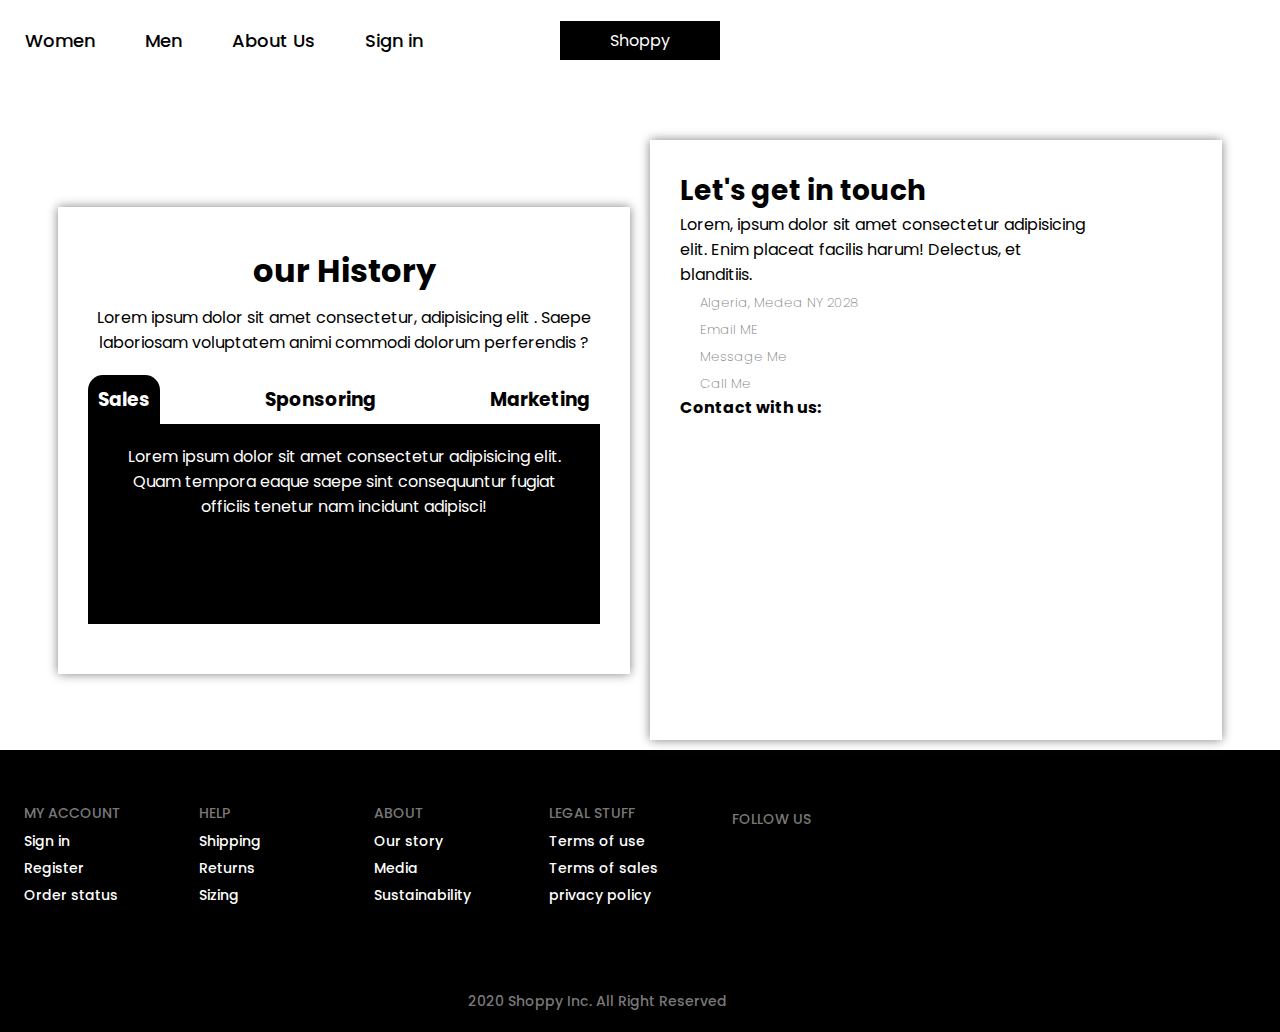
<file: About/about.html>
<!DOCTYPE html>
<html lang="en">
<head>
  <meta charset="UTF-8">
  <meta http-equiv="X-UA-Compatible" content="IE=edge">
  <meta name="viewport" content="width=device-width, initial-scale=1.0">
   <!-- style -->
  <link rel="stylesheet" href="about.css">
  <link rel="stylesheet" href="/starndar.css">
  <!-- font awesome icons -->
  <link rel="stylesheet" href="https://cdnjs.cloudflare.com/ajax/libs/font-awesome/6.2.0/css/all.min.css" integrity="sha512-xh6O/CkQoPOWDdYTDqeRdPCVd1SpvCA9XXcUnZS2FmJNp1coAFzvtCN9BmamE+4aHK8yyUHUSCcJHgXloTyT2A==" crossorigin="anonymous" referrerpolicy="no-referrer" />
  <title>Shoppy | About</title>
</head>
<body>
  <header>
    <div class="navbar">

      <div class="nav-icons">
        <p class="close"><i class="fa fa-xing"></i></p> 
        <p class="open"><i class="fa fa-bars " aria-hidden="true"></i></p>
      </div>
      
      <ul id="nav">
        <li><a href="/Women/women.html">Women</a></li>
        <li><a href="/Men/men.html">Men</a></li>
        <li><a href="/About/about.html">About Us</a></li>
        <li><a href="/SignIn/sign.html">Sign in</a></li>
      </ul>
    </div>

    <div class="shoppy">
      <a href="/index.html" class="shoppy-text">Shoppy</a>
    </div>
    
    <div class="icons">
      <i class="fa fa-search" aria-hidden="true"></i>
      <i class="fa fa-shopping-bag" aria-hidden="true"></i>
    </div>
  </header>

  <section id="about">

    <div class="about">
      <h1>our History</h1>
      <p>Lorem ipsum dolor sit amet consectetur, adipisicing elit
        . Saepe laboriosam voluptatem animi commodi dolorum perferendis
        ?</p>
      <div class="taps">
        <div class="titles">
          <h3 class="sales change">Sales</h3>
          <h3 class="sponsoring">Sponsoring</h3>
          <h3 class="marketing">Marketing</h3>
        </div>
        <div class="text">
          <p class="lorem">Lorem ipsum dolor sit amet consectetur adipisicing
             elit. Quam tempora eaque saepe sint consequuntur 
            fugiat officiis tenetur nam incidunt adipisci!</p>
        </div>
      </div>
    </div> 
   
     <div class="contact">
       <h1>Let's get in touch</h1>
       <p>Lorem, ipsum dolor sit amet consectetur adipisicing elit.
          Enim placeat facilis harum! Delectus, et blanditiis.</p>
        <a href=""><i class="fa fa-location-arrow" aria-hidden="true"></i>
        <h5>Algeria, Medea NY 2028</h5><br></a>
        <a href="mailto:abdesslemmez@gmail.com"><i class="fa fa-envelope" aria-hidden="true"></i>
        <h5>Email ME</h5><br></a>
        <a href="sms:213696828271"><i class="fa fa-address-card" aria-hidden="true"></i>
        <h5>Message Me</h5><br></a>
        <a href="tel:+213696828271"><i class="fa fa-phone" aria-hidden="true"></i>
        <h5>Call Me</h5><br></a>
        <h4>Contact with us:</h4>
        <i class="fab fa-facebook" aria-hidden="true"></i>
        <i class="fab fa-instagram" aria-hidden="true"></i>
        <i class="fab fa-twitter" aria-hidden="true"></i>
     </div>
    
  </section>

  <footer>
    <div>
      <span><a href="#">MY ACCOUNT</a></span>
      <p>Sign in</p>
      <p>Register</p>
      <p>Order status</p>
    </div>

    <div>
      <span><a href="#">HELP</a></span>
      <p>Shipping</p>
      <p>Returns</p>
      <p>Sizing</p>
    </div>

    <div>
      <span><a href="#">ABOUT</a></span>
      <p>Our story</p>
      <p>Media</p>
      <p>Sustainability</p>
    </div>

    <div>
      <span><a href="#">LEGAL STUFF</a></span>
      <p>Terms of use</p>
      <p>Terms of sales</p>
      <p>privacy policy</p>
    </div>

    <div class="footer-links">
      <span><a href="#">FOLLOW US</a></span><br>
      <span><i class="fab fa-facebook" aria-hidden="true"></i></span>
      <span><i class="fab fa-instagram" aria-hidden="true"></i></span>
      <span><i class="fab fa-twitter" aria-hidden="true"></i></span>
      <span><i class="fab fa-linkedin" aria-hidden="true"></i></span>
    </div>

    <p class="copyright">2020 Shoppy Inc. All Right Reserved</p>
  </footer>

  <script src="about.js"></script>

</body>
</html>
</file>
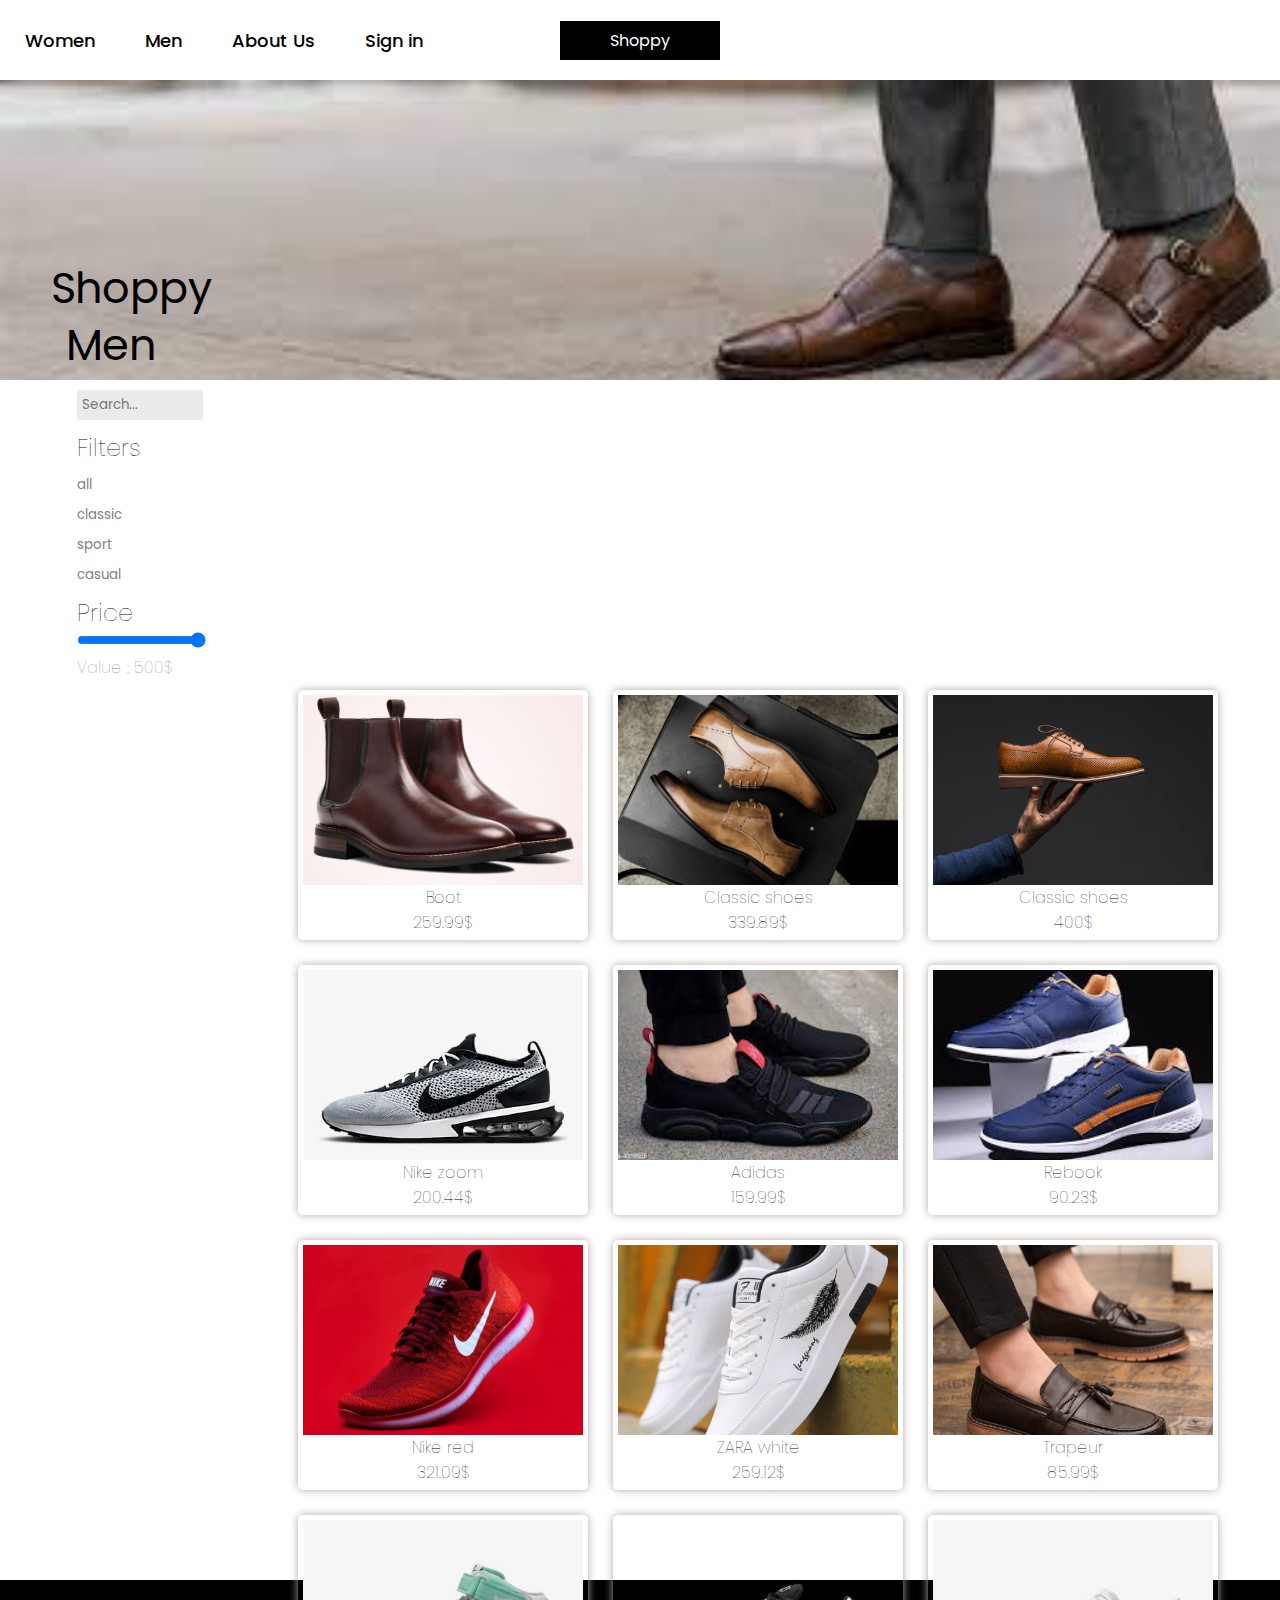
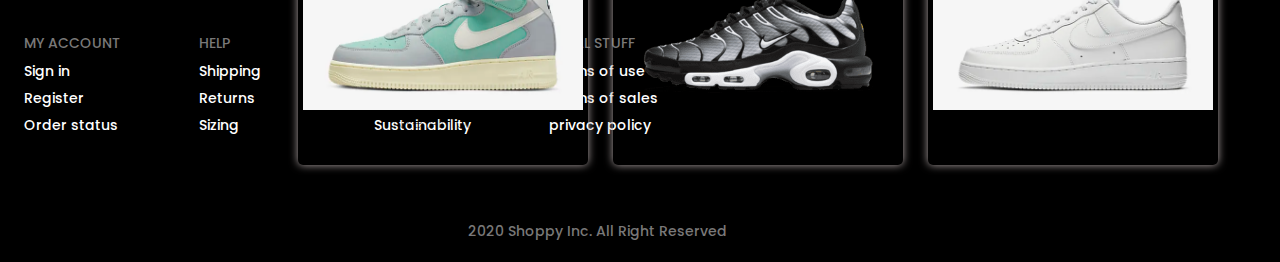
<file: Men/men.html>
<!DOCTYPE html>
<html lang="en">
<head>
  <meta charset="UTF-8">
  <meta http-equiv="X-UA-Compatible" content="IE=edge">
  <meta name="viewport" content="width=device-width, initial-scale=1.0">
   <!-- style -->
  <link rel="stylesheet" href="men.css">
  <link rel="stylesheet" href="/starndar.css">
  <!-- font awesome icons -->
  <link rel="stylesheet" href="https://cdnjs.cloudflare.com/ajax/libs/font-awesome/6.2.0/css/all.min.css" integrity="sha512-xh6O/CkQoPOWDdYTDqeRdPCVd1SpvCA9XXcUnZS2FmJNp1coAFzvtCN9BmamE+4aHK8yyUHUSCcJHgXloTyT2A==" crossorigin="anonymous" referrerpolicy="no-referrer" />
  <title>Shoppy | Men</title>
</head>
<body>
  <header>
    <div class="navbar">

      <div class="nav-icons">
        <p class="close"><i class="fa fa-xing"></i></p> 
        <p class="open"><i class="fa fa-bars " aria-hidden="true"></i></p>
      </div>
      
      <ul id="nav">
        <li><a href="/Women/women.html">Women</a></li>
        <li><a href="/Men/men.html">Men</a></li>
        <li><a href="/About/about.html">About Us</a></li>
        <li><a href="/SignIn/sign.html">Sign in</a></li>
      </ul>
    </div>

    <div class="shoppy">
      <a href="/index.html" class="shoppy-text">Shoppy</a>
    </div>
    
    <div class="icons">
      <i class="fa fa-search" aria-hidden="true"></i>
      <i class="fa fa-shopping-bag" aria-hidden="true"></i>
    </div>
  </header>

  <section id="herro">
    <h1>
      <span>S</span>
      <span>h</span>
      <span>o</span>
      <span>p</span>
      <span>p</span>
      <span>y</span>
    </h1>
    <h1 class="women">
      <span class="space">M</span>
      <span>e</span>
      <span>n</span>
    </h1>
    <!-- <img src="background.jpg" alt=""> -->
  </section>

  <section id="product">

    <div class="container">
      <div class="filters">
        <input type="text" placeholder="Search..." class="search">

        <div class="flexRespo">
          <div class="first">
            <h2>Filters</h2>
           <div class="buttons">
           <!-- <button>All</button>
           <button>vestes</button> -->
           </div>
          </div>
          <div class="second">
            <h2>Price</h2>
            <input type="range" min="0" max="500" value="500" class="range">
            <h2 class="value">Value : <span class="value number">500</span>$</h2>
          </div>
        </div>

     </div>
    </div>

    <div class="products">

      <!-- <article>
        <img src="/Women/images/women-background.jpg" alt="product-img" class="image">
        <h4>vest coivre</h4>
        <h4>123 £</h4>
      </article> -->

    </div>
  </section>

<footer>
    <div>
      <span><a href="#">MY ACCOUNT</a></span>
      <p>Sign in</p>
      <p>Register</p>
      <p>Order status</p>
    </div>

    <div>
      <span><a href="#">HELP</a></span>
      <p>Shipping</p>
      <p>Returns</p>
      <p>Sizing</p>
    </div>

    <div>
      <span><a href="#">ABOUT</a></span>
      <p>Our story</p>
      <p>Media</p>
      <p>Sustainability</p>
    </div>

    <div>
      <span><a href="#">LEGAL STUFF</a></span>
      <p>Terms of use</p>
      <p>Terms of sales</p>
      <p>privacy policy</p>
    </div>

    <div class="footer-links">
      <span><a href="#">FOLLOW US</a></span><br>
      <span><i class="fab fa-facebook" aria-hidden="true"></i></span>
      <span><i class="fab fa-instagram" aria-hidden="true"></i></span>
      <span><i class="fab fa-twitter" aria-hidden="true"></i></span>
      <span><i class="fab fa-linkedin" aria-hidden="true"></i></span>
    </div>

    <p class="copyright">2020 Shoppy Inc. All Right Reserved</p>
  </footer>

<script src="productsM.js"></script>
<script src="men.js"></script>

</body>
</html>
</file>
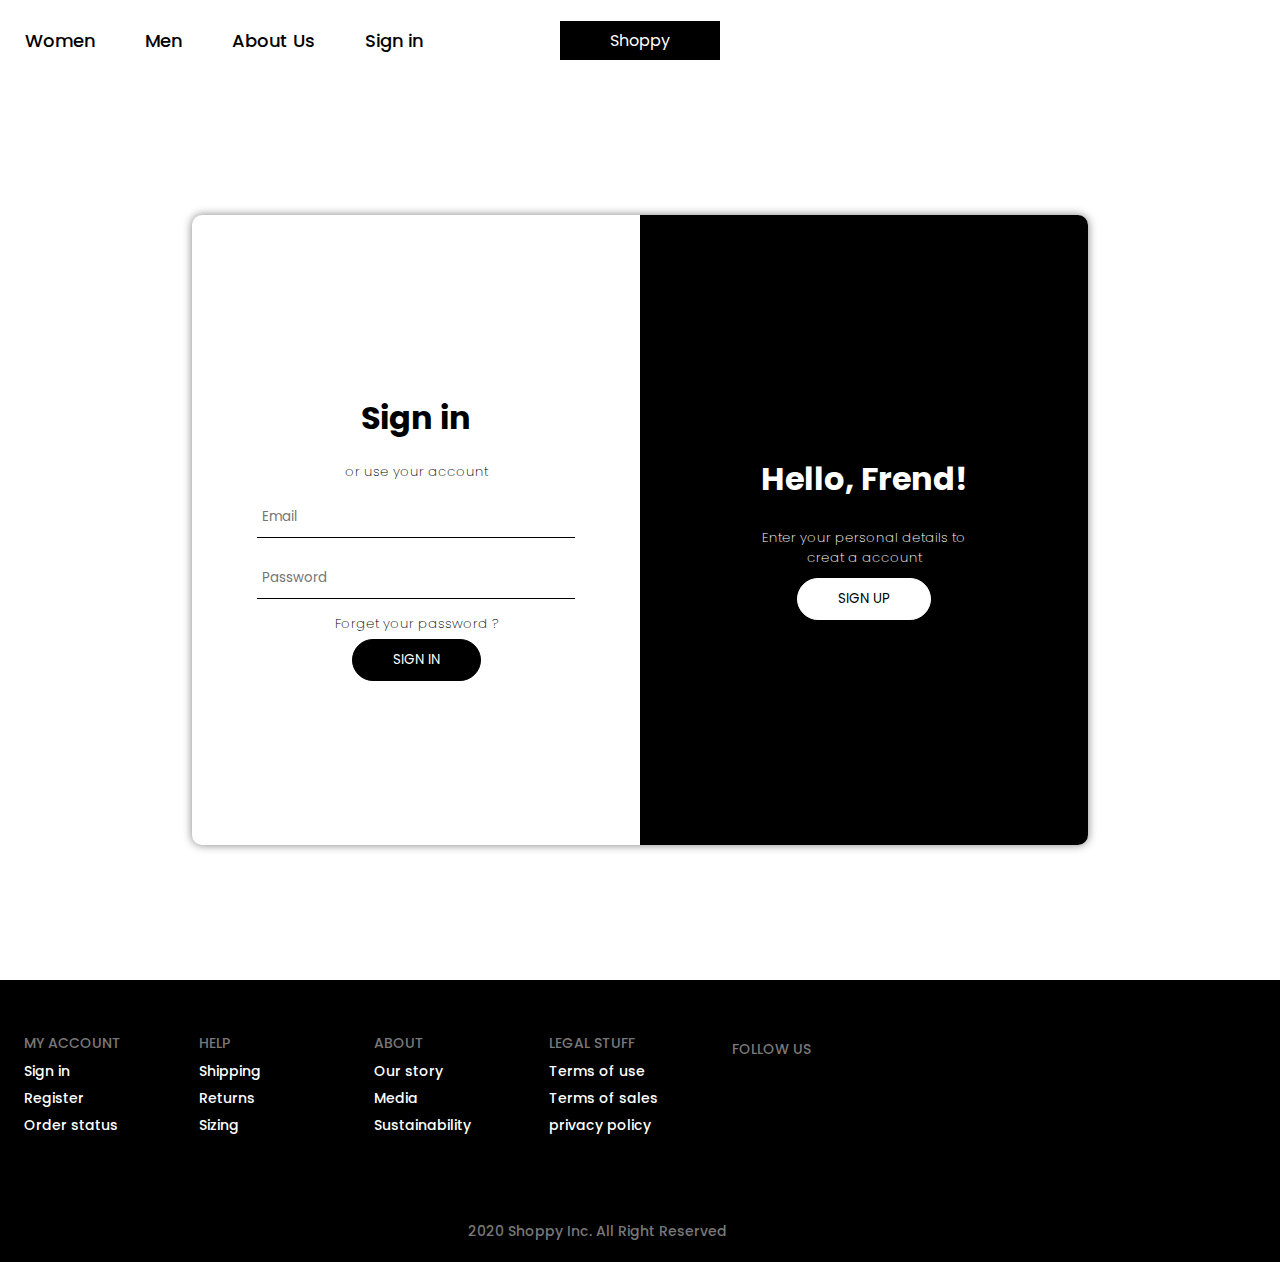
<file: SignIn/sign.html>
<!DOCTYPE html>
<html lang="en">
<head>
  <meta charset="UTF-8">
  <meta http-equiv="X-UA-Compatible" content="IE=edge">
  <meta name="viewport" content="width=device-width, initial-scale=1.0">
    <!-- style -->
    <link rel="stylesheet" href="sign.css">
    <link rel="stylesheet" href="/starndar.css">
    <!-- Font awesome Icons -->
    <link rel="stylesheet" href="https://cdnjs.cloudflare.com/ajax/libs/font-awesome/6.2.0/css/all.min.css" integrity="sha512-xh6O/CkQoPOWDdYTDqeRdPCVd1SpvCA9XXcUnZS2FmJNp1coAFzvtCN9BmamE+4aHK8yyUHUSCcJHgXloTyT2A==" crossorigin="anonymous" referrerpolicy="no-referrer" />

  <title>Shoppy | Sign in</title>
</head>
<body">

  <header>
    <div class="navbar">

      <div class="nav-icons">
        <p class="close"><i class="fa fa-xing"></i></p> 
        <p class="open"><i class="fa fa-bars " aria-hidden="true"></i></p>
      </div>
      
      <ul id="nav">
        <li><a href="/Women/women.html">Women</a></li>
        <li><a href="/Men/men.html">Men</a></li>
        <li><a href="/About/about.html">About Us</a></li>
        <li><a href="/SignIn/sign.html">Sign in</a></li>
      </ul>
      
    </div>

    <div class="shoppy">
      <a href="/index.html" class="shoppy-text">Shoppy</a>
    </div>
    
    <div class="icons">
      <i class="fa fa-search" aria-hidden="true"></i>
      <i class="fa fa-shopping-bag" aria-hidden="true"></i>
    </div>
  </header>

  <section id="register">
    <div class="forms">
      
      <div class="sign form" id="form">
        <h1>Sign in</h1>
        <div class="icons">
          <i class="fab fa-facebook" aria-hidden="true"></i>
          <i class="fab fa-linkedin" aria-hidden="true"></i>
        </div>
        <h5>or use your account</h5>
        <input type="email" placeholder="Email">
        <input type="password" placeholder="Password">
        <h5>Forget your password ?</h5>
        <button>SIGN IN</button>
      </div>

      <div class="color">
        <h1 id="title">Hello, Frend!</h1>
        <h5 id="text">Enter your personal details to creat a account</h5>
        <div class="buttons">
          <button id="sign-up">SIGN UP</button>
          <button id="sign-in">SIGN IN</button>
        </div>

      </div>

    </div>
  </section>

  <footer>
    <div>
      <span><a href="#">MY ACCOUNT</a></span>
      <p>Sign in</p>
      <p>Register</p>
      <p>Order status</p>
    </div>

    <div>
      <span><a href="#">HELP</a></span>
      <p>Shipping</p>
      <p>Returns</p>
      <p>Sizing</p>
    </div>

    <div>
      <span><a href="#">ABOUT</a></span>
      <p>Our story</p>
      <p>Media</p>
      <p>Sustainability</p>
    </div>

    <div>
      <span><a href="#">LEGAL STUFF</a></span>
      <p>Terms of use</p>
      <p>Terms of sales</p>
      <p>privacy policy</p>
    </div>

    <div class="footer-links">
      <span><a href="#">FOLLOW US</a></span><br>
      <span><i class="fab fa-facebook" aria-hidden="true"></i></span>
      <span><i class="fab fa-instagram" aria-hidden="true"></i></span>
      <span><i class="fab fa-twitter" aria-hidden="true"></i></span>
      <span><i class="fab fa-linkedin" aria-hidden="true"></i></span>
    </div>

    <p class="copyright">2020 Shoppy Inc. All Right Reserved</p>
  </footer>

  <script src="sign.js"></script>
</body>
</html>
</file>
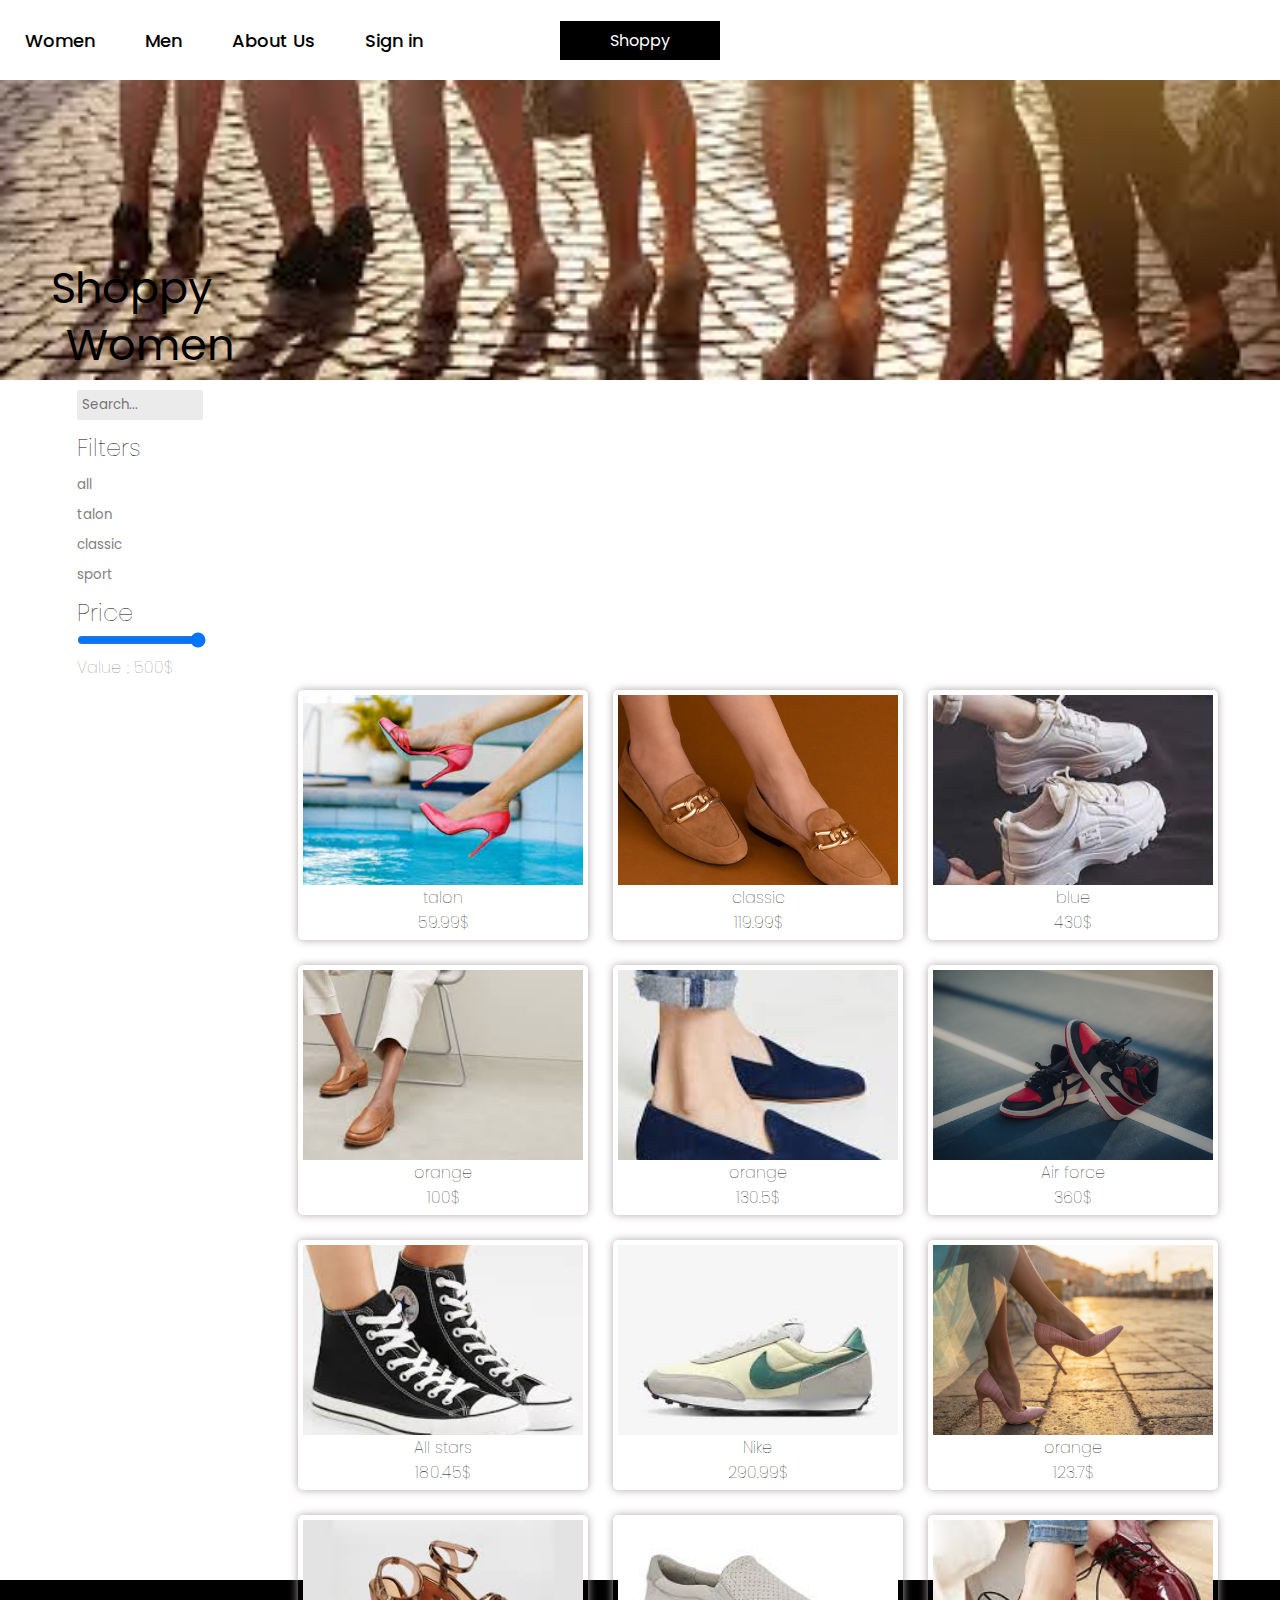
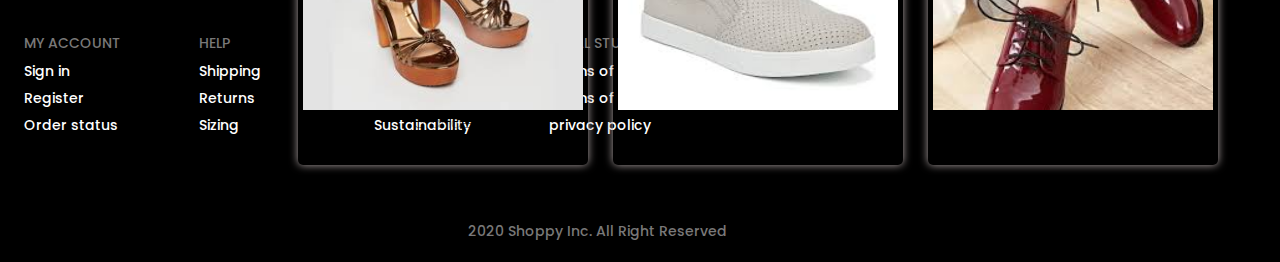
<file: Women/women.html>
<!DOCTYPE html>
<html lang="en">
<head>
  <meta charset="UTF-8">
  <meta http-equiv="X-UA-Compatible" content="IE=edge">
  <meta name="viewport" content="width=device-width, initial-scale=1.0">
   <!-- style -->
  <link rel="stylesheet" href="women.css">
  <link rel="stylesheet" href="/starndar.css">
  <!-- font awesome icons -->
  <link rel="stylesheet" href="https://cdnjs.cloudflare.com/ajax/libs/font-awesome/6.2.0/css/all.min.css" integrity="sha512-xh6O/CkQoPOWDdYTDqeRdPCVd1SpvCA9XXcUnZS2FmJNp1coAFzvtCN9BmamE+4aHK8yyUHUSCcJHgXloTyT2A==" crossorigin="anonymous" referrerpolicy="no-referrer" />
  <title>Shoppy | women</title>
</head>
<body>
  <header>
    <div class="navbar">

      <div class="nav-icons">
        <p class="close"><i class="fa fa-xing"></i></p> 
        <p class="open"><i class="fa fa-bars " aria-hidden="true"></i></p>
      </div>
      
      <ul id="nav">
        <li><a href="/Women/women.html">Women</a></li>
        <li><a href="/Men/men.html">Men</a></li>
        <li><a href="/About/about.html">About Us</a></li>
        <li><a href="/SignIn/sign.html">Sign in</a></li>
      </ul>
    </div>

    <div class="shoppy">
      <a href="/index.html" class="shoppy-text">Shoppy</a>
    </div>
    
    <div class="icons">
      <i class="fa fa-search" aria-hidden="true"></i>
      <i class="fa fa-shopping-bag" aria-hidden="true"></i>
    </div>
  </header>

  <section id="herro">
    <h1>
      <span>S</span>
      <span>h</span>
      <span>o</span>
      <span>p</span>
      <span>p</span>
      <span>y</span>
    </h1>
    <h1 class="women">
      <span class="space">W</span>
      <span>o</span>
      <span>m</span>
      <span>e</span>
      <span>n</span>
    </h1>
    <!-- <img src="/Women/images/background.jpg"> -->
    <!-- <img src="/Women/images/women-background.jpg"> -->
    <img src="images/images.jpg" class="herro-image">
  </section>

  <section id="product">

    <div class="container">
      <div class="filters">
        <input type="text" placeholder="Search..." class="search">

        <div class="flexRespo">
          <div class="first">
            <h2>Filters</h2>
           <div class="buttons">
           <!-- <button>All</button>
           <button>vestes</button> -->
           </div>
          </div>
          <div class="second">
            <h2>Price</h2>
            <input type="range" min="0" max="500" value="500" class="range">
            <h2 class="value">Value : <span class="value number">500</span>$</h2>
          </div>
        </div>

     </div>
    </div>

    <div class="products">

      <!-- <article>
        <img src="/Women/images/women-background.jpg" alt="product-img" class="image">
        <h4>vest coivre</h4>
        <h4>123 £</h4>
      </article> -->

    </div>
  </section>

<footer>
    <div>
      <span><a href="#">MY ACCOUNT</a></span>
      <p>Sign in</p>
      <p>Register</p>
      <p>Order status</p>
    </div>

    <div>
      <span><a href="#">HELP</a></span>
      <p>Shipping</p>
      <p>Returns</p>
      <p>Sizing</p>
    </div>

    <div>
      <span><a href="#">ABOUT</a></span>
      <p>Our story</p>
      <p>Media</p>
      <p>Sustainability</p>
    </div>

    <div>
      <span><a href="#">LEGAL STUFF</a></span>
      <p>Terms of use</p>
      <p>Terms of sales</p>
      <p>privacy policy</p>
    </div>

    <div class="footer-links">
      <span><a href="#">FOLLOW US</a></span><br>
      <span><i class="fab fa-facebook" aria-hidden="true"></i></span>
      <span><i class="fab fa-instagram" aria-hidden="true"></i></span>
      <span><i class="fab fa-twitter" aria-hidden="true"></i></span>
      <span><i class="fab fa-linkedin" aria-hidden="true"></i></span>
    </div>

    <p class="copyright">2020 Shoppy Inc. All Right Reserved</p>
  </footer>
  <!-- javaScript -->
  <script src="products.js"></script>
  <script src="women.js"></script>
</body>
</html>
</file>
<file: style.css>
/* main section */
#main{
  height: 100vh;
  /* width: 100%; */
  background-color: rgb(255, 255, 255);
  margin-top: 100px;
}
.container{
  height: 80%;
  position: relative;
  background-color: #fff;
}
.container h1{
  font-size: 60px;
  font-weight: 800;
  line-height: 60px;
  width: 280px;
}
.container p{
  font-size: 18px;
  font-weight: 500;
  width: 250px;
  margin: 25px 0px;
}
.container button{
  padding: 11px 74px 11px 31px;
  color: white;
  background-color: black;
  border-radius: 15px;
  transition: 0.3s;
}
.container button:hover{
  background-color: #fff;
  color: #000;
  border: 2px solid #000;
  border-radius: 0;
}
.container .discreption{
  position: absolute;
  top: 200px;
  padding: 0 83px 30px 24px;
}
.shoesI{
  position: absolute;
  right: 374px;
  top: 80px;
}
.shoesII{
  position: absolute;
  right: 54px;
  top: 13px;
}
.mobilImgII{
  display: none;
}
.mobilImgI{
  display: none;
}
@media (max-width: 750px){
  #main{
    height: 120vh;
  }
  .imgI{
    display: none;
  }
  .imgII{
    display: none;
  }
  .mobilImgI{
    position: absolute;
    display: block;
    top: 78px;
    right: 0;
  }
  .mobilImgII{
    position: absolute;
    display: block;
    top: 0;
    left: 0;
  }
  .container .discreption{
    top: 430px;
    left: 0;
    right: 0;
    /* text-align: center; */
  }
  .container .discreption h1{
    /* margin-left: 24px; */
    position: absolute;
    left: 50%;
    transform: translateX(-50%);
    text-align: center;
  }
  .container p{
    /* margin-left:24px; */
    position: absolute;
    left: 50%;
    transform: translateX(-50%);
    top: 100px;
    text-align: center;
  }
  .container button{
    /* margin-left:24px; */
    position: absolute;
    left: 50%;
    transform: translateX(-50%);
    top: 190px;
    padding: 15px 30px;
  }
}



/* shoes images */
#shoesImgs{
  display: flex; 
  align-items: center;
  justify-content: space-between;
  margin: 24px;
}
.shoesCarigory{
  width: 630px;
  height: 395px; 
}
.shoesImg{
  position: relative;
  background-color: #fff;
}
.shoesImg h2{
  position: absolute;
  left: 20px;
  top: 40px;
  color: #fff;
}
.shoesImg p{
  position: absolute;
  bottom: 60px;
}
.womenP{
  right: 45px;
}
.menP{
  left: 20px;
  color: #fff;
}
@media (max-width: 750px) {
  .shoesCarigory{
    width: 300px;
    height: 190px;
  }
  #shoesImgs{
    flex-direction: column;
    gap: 30px;
  }
  .shoesImg h2{
    top: 10px;
    left: 10px;
  }
  .womenP{
    right: 10px;
  }
  .menP{
    left: 10px;
  }
  .shoesImg p{
    bottom: 8px;
  }
}




/* slider section */
#slider{
  margin: 24px;
}
.swiper-slide img{
  height: 250px;
  width: 300px;
  object-fit: cover;
}
.swiper-button-next:after,
.swiper-button-prev:after{
  color: #000;
  background-color: #fff;
  border-radius: 50%;
  height: 50px;
  width: 50px;
  display: flex;
  align-items: center;
  justify-content: center;
  flex: 0 0 auto;
  overflow: hidden;
}
@media (max-width:500px){
  .swiper-slide img{
    height: 180px;
    width: 150px;
    object-fit: cover;
  }
  .swiper-button-next:after,
  .swiper-button-prev:after{
    height: 30px;
    width: 30px;
  }

}



/* join section */
#join{
  height: 100vh;
  /* width: 100%; */
  display: flex;
  align-items: center;
  justify-content: center;
}
#text{
  text-align: center;
  width: 300px;
}
#text h2{
  margin: 0 18px;
  font-size: 40px;
  font-weight: 800;
}
#text p{
  font-size: 18px;
  font-weight: 500;
}
#text button{
  font-size: 18px;
  font-weight: 500;
  margin-top: 22px;
  padding: 13px 23px;
  background-color: #fff;
  transition: 0.3s;
}
#text button:hover{
  background-color: #000;
  color: #fff;
  border: 2px solid #000;
  border-radius: 15px;
}
@media (max-width: 500px) {
  #join{
    height: 80vh;
  }
}
</file>
<file: starndar.css>
@import url('https://fonts.googleapis.com/css2?family=Poppins:wght@500;800&display=swap');
*{
  margin: 0;
  padding: 0;
  scroll-behavior: smooth;
  font-family: 'Poppins', sans-serif;
}
header{
  position: fixed;
  top: 0;
  left: 0;
  right: 0;
  display: flex;
  align-items: center;
  justify-content: space-between;
  background-color: white; 
  height: 80px;
  z-index: 999;
}
header .navbar ul{
  display: flex;
  align-items: center;
  justify-content: space-between;
  list-style: none;
}
header .navbar ul li{
  margin: 25px;
}
header .navbar ul li a{
  text-decoration: none;
  color: black;
  font-weight: 500;
  font-Size: 18px;
}
header .navbar ul li:hover{
  border-bottom:2px solid #000;
}
.shoppy{
  position: absolute;
  left: 50%;
  transform: translateX(-50%);
  /* left: 46%;  */
  padding: 7px 50px;
  color: white;
  background-color: black;
  transition: 0.3s;
}
.shoppy:hover{
  background-color: white;
  border: 2px solid #000;
  border-radius: 15px;
}
.shoppy:hover a{
  color: #000;
}
.shoppy a{
  color: white;
  text-decoration: none;
}
.close{
  display: none; 
}
.open{
  display: none; 
}
.icons{
  display: flex;
  gap: 20px;
  margin-right: 20px;
}
.icons i{
  font-size: 22px;
}
@media (max-width: 1200px) {
  header .navbar ul li{
    margin: 25px 10px;  
  }
}

@media (max-width: 950px){
  header{
    height: 60px;
  }
  header .navbar ul{
    display: flex;
    flex-direction: column;
    position: absolute;
    top: 100%;
    background-color: black;
    width: 250px;
    transition: 0.4s;
    left: -250px;
  }
  header .navbar ul li a{
    color: white;
    border-radius: 50px;
    transition: 0.2s;
    border-bottom: 0px solid;
  }
  header .navbar ul li:hover a{
    background-color: #fff;
    padding: 20px 70px;
    color: #000;
    border-radius: 5px;
  }
  .open{
    display: block;
    font-size: 20px;
    margin-left: 10px;
  }
  .open i{
    font-size: 22px;
  }
  .show{
    transform: translateX(250px);
  }
}
@media (max-width: 500px) {

  .icons{
    display: flex;
    gap: 12px;
    margin-right: 10px;
  }
  .icons i{
    font-size: 18px;
  }
  
}



/* footer */
footer{
  /* width: 100%; */
  display: flex;
  flex-wrap: wrap;
  gap: 15px;
  background-color: black;
  color: white;
  padding: 50px 110px 20px 24px;
  /* height: 40vh; */
}
footer a{
  font-size: 14px;
  font-weight: 500;
  text-decoration: none;
  color: #797878;
}
footer div{
  width: 160px;
  text-align: left;
}
footer p{
  font-size: 14px;
  font-weight: 500;
  margin-top: 6px;
}
footer.footer-links{
  text-align: right;
  width: 300px;
}
footer.footer-links a{
  margin-right: 40px; 
}
footer .footer-links span{
  font-size: 22px;
  margin-left: 8px;
}
.copyright{
  width: 100%;
  text-align: center;
  color: #797878;
  margin-top: 70px;
}
@media (max-width:750px) {
  
  footer div{
    margin-top: 16px;
    width: 100px;
  }
  .footer-links{
    text-align: left;
    margin-top: 16px;
    width: 160px;
  }
}
</file>
<file: About/about.css>
#about{
  /* height: 100vh; */
  width: 100%;
  margin-top: 130px;
  display: flex;
  align-items: center;
  justify-content: center;
  flex-direction: row;
}
.about{
  width: 40%;
  /* height: 60vh;  */
  padding: 30px;
  box-shadow: 0 0 10px gray;
  margin: 10px;
  text-align: center;
}
.about h1{
  margin: 10px;
}
.about .taps{
  margin: 20px 0;
}
.about .titles{
  display: flex;
  justify-content: space-between;
}
.about .text{
  background-color: #000;
  height: 200px;
}
.about .text p{
  padding: 20px;
  color: #fff;
}
.titles h3{
  padding: 10px;
  border-radius: 15px 15px 0 0;
}
.titles .change{
  background-color: #000;
  color: #fff;
}
.contact{
  width: 40%;
  height: 60vh; 
  padding: 30px;
  box-shadow: 0 0 10px gray;
  margin: 10px;
}
.contact h1{
  font-size: 28px;
}
.contact p{
  width: 80%;
}
.contact a{
  text-decoration: none;
}
.contact h5{
  color: gray;
  font-weight: 200;
  display: inline-block;
}
.contact i{
  font-size: 18px;
  margin: 10px;
  color: #000;
}

@media (max-width: 800px) {
  #about{
    flex-direction: column;
    margin-top: 100px;
  }
  .about{
    width: 80%;
  }
  .contact{
    width: 80%;
  }
  .titles h3{
    font-size: 16px;
  }
}
</file>
<file: Men/men.css>
/* herro section */
#herro{
  position: relative;
  margin-top: 80px;
  height: 300px;
  width: 100%;
  background: url(background.jpg);
  background-repeat: no-repeat;
  background-size: cover;
  background-position: right;
}
#herro h1{
  position: absolute;
  bottom: 20%;
  left: 4%;
  color: #000;
  font-size: 43px;
  display: flex;
  font-weight: 400;
}
#herro h1:nth-child(2){
  bottom: 1%;
}
#herro h1 span{
  animation: mouve 3s infinite;
}
@keyframes mouve {
  0%, 40%, 100% {transform: translateY(0) scale(1); color: #fff;}
  10% {transform: translateY(-20px) scale(1.4); color: #000;}
}
#herro h1 span:nth-child(1){
  animation-delay: 00ms;
}
#herro h1 span:nth-child(2){
  animation-delay: 100ms;
}
#herro h1 span:nth-child(3){
  animation-delay: 200ms;
}
#herro h1 span:nth-child(4){
  animation-delay: 300ms;
}
#herro h1 span:nth-child(5){
  animation-delay: 400ms;
}
#herro h1 span:nth-child(6){
  animation-delay: 500ms;
}
#herro .women span:nth-child(1){
  animation-delay: 600ms;
}
#herro .women span:nth-child(2){
  animation-delay: 700ms;
}
#herro .women span:nth-child(3){
  animation-delay: 800ms;
}
.space{
  margin-left: 15px;
}





/* products */
#product{ 
  position: relative;
  height: 1200px;
}
#product .products{
  width: 80%;
  position: absolute;
  right: 0;
}
#product .container{ 
  width: 13%;
  position: relative; 
  padding-left: 6%;
}
.search{
  padding: 5px;
  width: 70%; 
  background-color: rgb(235, 235, 235);
  border: none;
  border-radius: 3px;
  margin: 10px 0;
}
.filters button{
  border: none;
  color: gray;
  display: block;
  margin:10px 0px;
  background-color: transparent;
}
.filters button:hover{
  color: #000;
}
.range{
  margin: 0;
}
.filters h2{
  font-weight: 100;
  /* font-size: 20px; */
  margin: 0px 0;
}
.value{
  color: gray;
  font-size: 16px;
}
.flexRespo{
  display: flex;
  flex-direction: column;
}
#product .products{
  padding: 10px;
  display: flex;
  flex-wrap: wrap;
  justify-content: center;
  gap: 25px;
}
#product .products article{
  /* background-color: rgb(215, 215, 215); */
  padding: 5px;
  border: none;
  border-radius: 5px;
  height: 240px;
  width: 280px;
  box-shadow: 0px 0px 8px rgb(178, 167, 167);
  transition: 1s;
}
#product .products article:hover{
  cursor: pointer;
}
#product .products article:hover .image{
  transform: scale(1.1);
}
#product .products article h4{
  text-align: center;
  font-weight: 100;
}
#product .products article .image-box{
  width: 100%;
  height: 190px;
  overflow: hidden;
}
#product .products article .image{
  width: 100%;
  height: 190px;
  object-fit: cover;
  transition: 0.4s;
}
@media (max-width: 1150px) {
  #product{
    height: 1750px;
  }
  #product .container{
    padding-left: 2%;
    /* width: 8%; */
  }
}
@media (max-width: 755px) {
  #product .products article{
    width: 70%;
    min-width: 300px;
  }
  #product{
    height: 3350px;
  }
}
@media (max-width: 500px) {
  #product{
    height: 3600px;
  }
  #product .products{
    width: 100%;
    top: 250px;
  }
  #product .container{
    width: 100%;
  }
  .search{
    width: 80%;
  }
  .flexRespo{
    flex-direction: row;
    gap: 40px;
  }
}
</file>
<file: SignIn/sign.css>
#register{
  margin-top: 80px; 
  height: 100vh;
  width: 100%;
  /* background-color: rgb(235, 235, 235); */
  display: flex;
  align-items: center;
  justify-content: center;
  flex-direction: column;
}
.forms{
  /* height: 70vh;  */
  width: 70%;
  box-shadow: 0 0 10px gray;
  border-radius: 10px;
  overflow: hidden;
  position: relative;
  display: flex;
}
.color{
  height: 70vh;
  width: 100%;
  background-color: #000;
  color: #fff;
  display: flex;
  flex-direction: column;
  justify-content: center;
  align-items: center;
  transition: 0.3s;
  z-index: 99;
}
.color h5{
  width: 50%;
  text-align: center;
  margin: 10px;
}
.color button{
  padding: 10px 40px;
  border-radius: 25px;
  border: 1px solid #fff;
  color: #000;
  background-color: #fff;
  transition: 0.2s;
}
.color button:hover{
  border-radius: 0;
  border: 1px solid #fff;
  color: #fff;
  background-color: #000;
}
#sign-in{
  display: none;
}
.sign{
  width: 100%;
  height: 70vh;
  transition: 0.3s;
}
.form{
  display: flex;
  flex-direction: column;
  justify-content: center;
  align-items: center;
}
h1{
  margin: 15px;
  font-size: 32px;
}
h5{
  margin: 5px;
  font-weight: 200;
}
.form input{
  width: 70%;
  padding-left: 5px;
  margin: 10px;
  height: 40px;
  border: none;
  border-bottom: 1px solid #000;
}
.form button{
  padding: 10px 40px;
  border-radius: 25px;
  border: 1px  solid #000;
  color: #fff;
  background-color: #000;
  transition: 0.2s;
}
.form button:hover{
  border-radius: 0;
  border: 1px  solid #000;
  color: #000;
  background-color: #fff;
}
@media (max-width: 700px){
  .forms{
    flex-direction: column;
    margin: 10px 0;
  }
}
@media (max-width: 500px){
  .forms{
    width: 90%;
  }
}
</file>
<file: Women/women.css>
/* herro section */
#herro{
  position: relative;
  margin-top: 80px;
  height: 300px;
  width: 100%;
}
#herro h1{
  position: absolute;
  bottom: 20%;
  left: 4%;
  color: #000;
  font-size: 43px;
  display: flex;
  font-weight: 400;
}
#herro h1:nth-child(2){
  bottom: 1%;
}
#herro h1 span{
  animation: mouve 3s infinite;
}
@keyframes mouve {
  0%, 40%, 100% {transform: translateY(0) scale(1); color: #fff;}
  10% {transform: translateY(-20px) scale(1.4); color: #000;}
}
#herro h1 span:nth-child(1){
  animation-delay: 00ms;
}
#herro h1 span:nth-child(2){
  animation-delay: 100ms;
}
#herro h1 span:nth-child(3){
  animation-delay: 200ms;
}
#herro h1 span:nth-child(4){
  animation-delay: 300ms;
}
#herro h1 span:nth-child(5){
  animation-delay: 400ms;
}
#herro h1 span:nth-child(6){
  animation-delay: 500ms;
}
#herro .women span:nth-child(1){
  animation-delay: 600ms;
}
#herro .women span:nth-child(2){
  animation-delay: 700ms;
}
#herro .women span:nth-child(3){
  animation-delay: 800ms;
}
#herro .women span:nth-child(4){
  animation-delay: 900ms;
}
#herro .women span:nth-child(5){
  animation-delay: 1s;
}
.space{
  margin-left: 15px;
}
#herro img{
  width: 100%;
  height: 100%;
  object-fit: cover;
}


/* products */
#product{ 
  position: relative;
  height: 1200px;
}
#product .products{
  width: 80%;
  position: absolute;
  right: 0;
}
#product .container{ 
  width: 13%;
  position: relative; 
  padding-left: 6%;
}
.search{
  padding: 5px;
  width: 70%; 
  background-color: rgb(235, 235, 235);
  border: none;
  border-radius: 3px;
  margin: 10px 0;
}
.filters button{
  border: none;
  color: gray;
  display: block;
  margin:10px 0px;
  background-color: transparent;
}
.filters button:hover{
  color: #000;
}
.range{
  margin: 0;
}
.filters h2{
  font-weight: 100;
  /* font-size: 20px; */
  margin: 0px 0;
}
.value{
  color: gray;
  font-size: 16px;
}
.flexRespo{
  display: flex;
  flex-direction: column;
}
#product .products{
  padding: 10px;
  display: flex;
  flex-wrap: wrap;
  justify-content: center;
  gap: 25px;
}
#product .products article{
  /* background-color: rgb(215, 215, 215); */
  padding: 5px;
  border: none;
  border-radius: 5px;
  height: 240px;
  width: 280px;
  box-shadow: 0px 0px 8px rgb(178, 167, 167);
  transition: 1s;
}
#product .products article:hover{
  cursor: pointer;
}
#product .products article:hover .image{
  transform: scale(1.1);
}
#product .products article h4{
  text-align: center;
  font-weight: 100;
}
#product .products article .image-box{
  width: 100%;
  height: 190px;
  overflow: hidden;
}
#product .products article .image{
  width: 100%;
  height: 190px;
  object-fit: cover;
  transition: 0.4s;
}
@media (max-width: 1150px) {
  #product{
    height: 1750px;
  }
  #product .container{
    padding-left: 2%;
    /* width: 8%; */
  }
}
@media (max-width: 755px) {
  #product .products article{
    width: 70%;
    min-width: 300px;
  }
  #product{
    height: 3350px;
  }
}
@media (max-width: 500px) {
  #product{
    height: 3600px;
  }
  #product .products{
    width: 100%;
    top: 250px;
  }
  #product .container{
    width: 100%;
  }
  .search{
    width: 80%;
  }
  .flexRespo{
    flex-direction: row;
    gap: 40px;
  }
}
</file>
